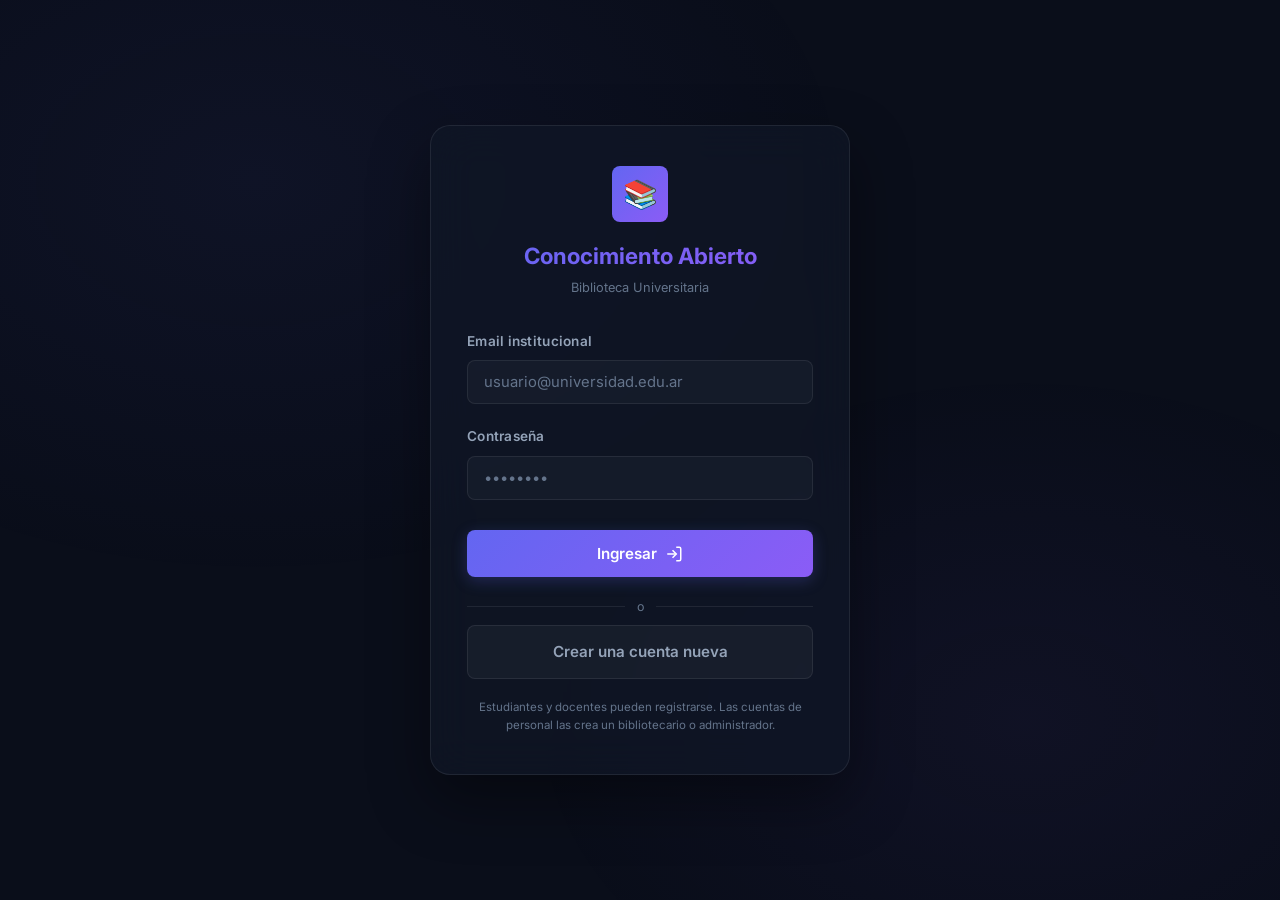
<file: frontend/index.html>
<!DOCTYPE html>
<html lang="es">
<head>
    <meta charset="UTF-8">
    <meta name="viewport" content="width=device-width, initial-scale=1.0">
    <meta name="description" content="Catálogo digital de la biblioteca universitaria Conocimiento Abierto. Busca y explora libros disponibles para préstamo.">
    <title>Catálogo — Conocimiento Abierto</title>
    <link rel="stylesheet" href="css/styles.css?v=20260613l">
</head>
<body>
    <div id="sidebar-container"></div>
    <div class="app-layout">

        <!-- ── Main Content ─────────────────────────────── -->
        <main class="main-content">
            <header class="page-header page-header-row">
                <div>
                    <h2>Catálogo de Libros</h2>
                    <p>Explora nuestra colección y consulta la disponibilidad en tiempo real</p>
                </div>
                <button class="btn btn-primary" id="btn-abrir-modal-libro">
                    <svg width="18" height="18" viewBox="0 0 24 24" fill="none" stroke="currentColor" stroke-width="2">
                        <line x1="12" y1="5" x2="12" y2="19"/><line x1="5" y1="12" x2="19" y2="12"/>
                    </svg>
                    Registrar Libro
                </button>
            </header>

            <!-- Stats -->
            <div class="stats-row" id="stats-row">
                <div class="stat-card">
                    <div class="stat-value" id="stat-total">—</div>
                    <div class="stat-label">Libros Registrados</div>
                </div>
                <div class="stat-card">
                    <div class="stat-value" id="stat-disponibles">—</div>
                    <div class="stat-label">Ejemplares Disponibles</div>
                </div>
                <div class="stat-card">
                    <div class="stat-value" id="stat-prestados">—</div>
                    <div class="stat-label">En Préstamo</div>
                </div>
            </div>

            <!-- Search -->
            <div class="search-container">
                <svg viewBox="0 0 24 24" fill="none" stroke="currentColor" stroke-width="2">
                    <circle cx="11" cy="11" r="8"/>
                    <line x1="21" y1="21" x2="16.65" y2="16.65"/>
                </svg>
                <input
                    type="text"
                    class="search-input"
                    id="search-input"
                    placeholder="Buscar por título o autor..."
                    autocomplete="off"
                >
            </div>

            <!-- Book Grid -->
            <div class="card-grid" id="book-grid">
                <!-- Skeleton loading -->
                <div class="skeleton skeleton-card"></div>
                <div class="skeleton skeleton-card"></div>
                <div class="skeleton skeleton-card"></div>
                <div class="skeleton skeleton-card"></div>
                <div class="skeleton skeleton-card"></div>
                <div class="skeleton skeleton-card"></div>
            </div>

            <!-- Empty State -->
            <div class="empty-state" id="empty-state" style="display: none;">
                <div class="empty-state-icon">🔍</div>
                <h3>Sin resultados</h3>
                <p>No se encontraron libros que coincidan con tu búsqueda.</p>
            </div>

            <!-- Paginación -->
            <div class="paginacion" id="paginacion"></div>
        </main>
    </div>

    <!-- ── Modal Registrar Libro ──────────────────────────────── -->
    <div class="modal-overlay" id="modal-libro-overlay" onclick="if(event.target===this)cerrarModalLibro()">
        <div class="modal modal-success">
            <div class="modal-header">
                <div class="modal-header-icon" style="background:rgba(99,102,241,0.15);color:var(--accent-start);">
                    <svg width="28" height="28" viewBox="0 0 24 24" fill="none" stroke="currentColor" stroke-width="2">
                        <path d="M4 19.5A2.5 2.5 0 0 1 6.5 17H20"/>
                        <path d="M6.5 2H20v20H6.5A2.5 2.5 0 0 1 4 19.5v-15A2.5 2.5 0 0 1 6.5 2z"/>
                    </svg>
                </div>
                <div>
                    <h3>Registrar Nuevo Libro</h3>
                    <p>Completa los datos del libro a agregar al catálogo</p>
                </div>
            </div>
            <div class="modal-body">
                <div class="form-row">
                    <div class="form-group">
                        <label class="form-label" for="libro-titulo">Título *</label>
                        <input type="text" class="form-input" id="libro-titulo" placeholder="Ej: El Quijote">
                    </div>
                    <div class="form-group">
                        <label class="form-label" for="libro-autor">Autor *</label>
                        <input type="text" class="form-input" id="libro-autor" placeholder="Ej: Miguel de Cervantes">
                    </div>
                </div>
                <div class="form-row">
                    <div class="form-group">
                        <label class="form-label" for="libro-isbn">ISBN</label>
                        <input type="text" class="form-input" id="libro-isbn" placeholder="Ej: 978-3-16-148410-0">
                    </div>
                    <div class="form-group">
                        <label class="form-label" for="libro-editorial">Editorial</label>
                        <input type="text" class="form-input" id="libro-editorial" placeholder="Ej: Planeta">
                    </div>
                </div>
                <div class="form-row">
                    <div class="form-group">
                        <label class="form-label" for="libro-anio">Año</label>
                        <input type="number" class="form-input" id="libro-anio" placeholder="Ej: 2023" min="1000" max="2099">
                    </div>
                    <div class="form-group">
                        <label class="form-label" for="libro-ejemplares">Cantidad de ejemplares *</label>
                        <input type="number" class="form-input" id="libro-ejemplares" placeholder="Ej: 3" min="1" value="1">
                    </div>
                </div>
                <div class="form-group">
                    <label class="form-label" for="libro-categoria">Categoría</label>
                    <div style="display:flex;gap:8px">
                        <select class="form-input form-select" id="libro-categoria" style="flex:1">
                            <option value="">Sin categoría</option>
                        </select>
                        <button type="button" class="btn btn-secondary" style="padding:0 16px" title="Nueva categoría" onclick="nuevaCategoria('libro-categoria')">+</button>
                    </div>
                </div>
            </div>
            <div class="modal-footer">
                <button class="btn btn-secondary" onclick="cerrarModalLibro()">Cancelar</button>
                <button class="btn btn-primary" id="btn-confirmar-libro">
                    <svg width="16" height="16" viewBox="0 0 24 24" fill="none" stroke="currentColor" stroke-width="2">
                        <line x1="12" y1="5" x2="12" y2="19"/><line x1="5" y1="12" x2="19" y2="12"/>
                    </svg>
                    Agregar Libro
                </button>
            </div>
        </div>
    </div>

    <!-- ── Modal Editar Libro ─────────────────────────────────── -->
    <div class="modal-overlay" id="modal-editar-libro-overlay" onclick="if(event.target===this)cerrarModalEditarLibro()">
        <div class="modal modal-success">
            <div class="modal-header">
                <div class="modal-header-icon" style="background:rgba(99,102,241,0.15);color:var(--accent-start);">
                    <svg width="28" height="28" viewBox="0 0 24 24" fill="none" stroke="currentColor" stroke-width="2">
                        <path d="M11 4H4a2 2 0 0 0-2 2v14a2 2 0 0 0 2 2h14a2 2 0 0 0 2-2v-7"/>
                        <path d="M18.5 2.5a2.121 2.121 0 0 1 3 3L12 15l-4 1 1-4 9.5-9.5z"/>
                    </svg>
                </div>
                <div>
                    <h3>Editar Libro</h3>
                    <p>Modifica los datos y la cantidad de ejemplares</p>
                </div>
            </div>
            <div class="modal-body">
                <input type="hidden" id="edit-libro-id">
                <div class="form-row">
                    <div class="form-group">
                        <label class="form-label" for="edit-libro-titulo">Título *</label>
                        <input type="text" class="form-input" id="edit-libro-titulo" placeholder="Ej: El Quijote">
                    </div>
                    <div class="form-group">
                        <label class="form-label" for="edit-libro-autor">Autor *</label>
                        <input type="text" class="form-input" id="edit-libro-autor" placeholder="Ej: Miguel de Cervantes">
                    </div>
                </div>
                <div class="form-row">
                    <div class="form-group">
                        <label class="form-label" for="edit-libro-isbn">ISBN *</label>
                        <input type="text" class="form-input" id="edit-libro-isbn" placeholder="Ej: 978-3-16-148410-0">
                    </div>
                    <div class="form-group">
                        <label class="form-label" for="edit-libro-editorial">Editorial</label>
                        <input type="text" class="form-input" id="edit-libro-editorial" placeholder="Ej: Planeta">
                    </div>
                </div>
                <div class="form-row">
                    <div class="form-group">
                        <label class="form-label" for="edit-libro-anio">Año</label>
                        <input type="number" class="form-input" id="edit-libro-anio" placeholder="Ej: 2023" min="1000" max="2099">
                    </div>
                    <div class="form-group">
                        <label class="form-label" for="edit-libro-ejemplares">Cantidad total de ejemplares *</label>
                        <input type="number" class="form-input" id="edit-libro-ejemplares" placeholder="Ej: 5" min="0" value="1">
                    </div>
                </div>
                <div class="form-group">
                    <label class="form-label" for="edit-libro-categoria">Categoría</label>
                    <div style="display:flex;gap:8px">
                        <select class="form-input form-select" id="edit-libro-categoria" style="flex:1">
                            <option value="">Sin categoría</option>
                        </select>
                        <button type="button" class="btn btn-secondary" style="padding:0 16px" title="Nueva categoría" onclick="nuevaCategoria('edit-libro-categoria')">+</button>
                    </div>
                </div>
                <p id="edit-ejemplares-info" class="form-hint" style="margin-top:4px;color:var(--text-muted);font-size:0.82rem;"></p>
            </div>
            <div class="modal-footer">
                <button class="btn btn-secondary" onclick="cerrarModalEditarLibro()">Cancelar</button>
                <button class="btn btn-primary" id="btn-confirmar-editar-libro">
                    <svg width="16" height="16" viewBox="0 0 24 24" fill="none" stroke="currentColor" stroke-width="2">
                        <path d="M20 6L9 17l-5-5"/>
                    </svg>
                    Guardar Cambios
                </button>
            </div>
        </div>
    </div>

    <!-- ── Modal Eliminar Libro ───────────────────────────────── -->
    <div class="modal-overlay" id="modal-eliminar-libro-overlay" onclick="if(event.target===this)cerrarModalEliminarLibro()">
        <div class="modal modal-danger">
            <div class="modal-header">
                <div class="modal-header-icon" style="background:var(--danger-bg);color:var(--danger);">
                    <svg width="28" height="28" viewBox="0 0 24 24" fill="none" stroke="currentColor" stroke-width="2">
                        <polyline points="3 6 5 6 21 6"/>
                        <path d="M19 6v14a2 2 0 0 1-2 2H7a2 2 0 0 1-2-2V6m3 0V4a2 2 0 0 1 2-2h4a2 2 0 0 1 2 2v2"/>
                        <line x1="10" y1="11" x2="10" y2="17"/>
                        <line x1="14" y1="11" x2="14" y2="17"/>
                    </svg>
                </div>
                <div>
                    <h3>Eliminar Libro</h3>
                    <p>Esta acción no se puede deshacer</p>
                </div>
            </div>
            <div class="modal-body">
                <input type="hidden" id="eliminar-libro-id">
                <p style="color:var(--text-secondary);line-height:1.5;">
                    ¿Seguro que deseas eliminar <strong id="eliminar-libro-titulo" style="color:var(--text-primary);"></strong> del catálogo?
                    Se quitarán también sus ejemplares.
                </p>
                <p style="color:var(--text-muted);font-size:0.82rem;margin-top:8px;">
                    No se podrá eliminar si el libro tiene préstamos activos, reservas pendientes o sanciones vigentes.
                </p>
            </div>
            <div class="modal-footer">
                <button class="btn btn-secondary" onclick="cerrarModalEliminarLibro()">Cancelar</button>
                <button class="btn btn-danger" id="btn-confirmar-eliminar-libro">
                    <svg width="16" height="16" viewBox="0 0 24 24" fill="none" stroke="currentColor" stroke-width="2">
                        <polyline points="3 6 5 6 21 6"/>
                        <path d="M19 6v14a2 2 0 0 1-2 2H7a2 2 0 0 1-2-2V6m3 0V4a2 2 0 0 1 2-2h4a2 2 0 0 1 2 2v2"/>
                    </svg>
                    Eliminar
                </button>
            </div>
        </div>
    </div>

    <script src="js/sidebar.js?v=20260613l"></script>
    <script>renderSidebar('catalogo')</script>
    <script src="js/api.js?v=20260613l"></script>
    <script src="js/catalogo.js?v=20260613l"></script>
</body>
</html>
</file>
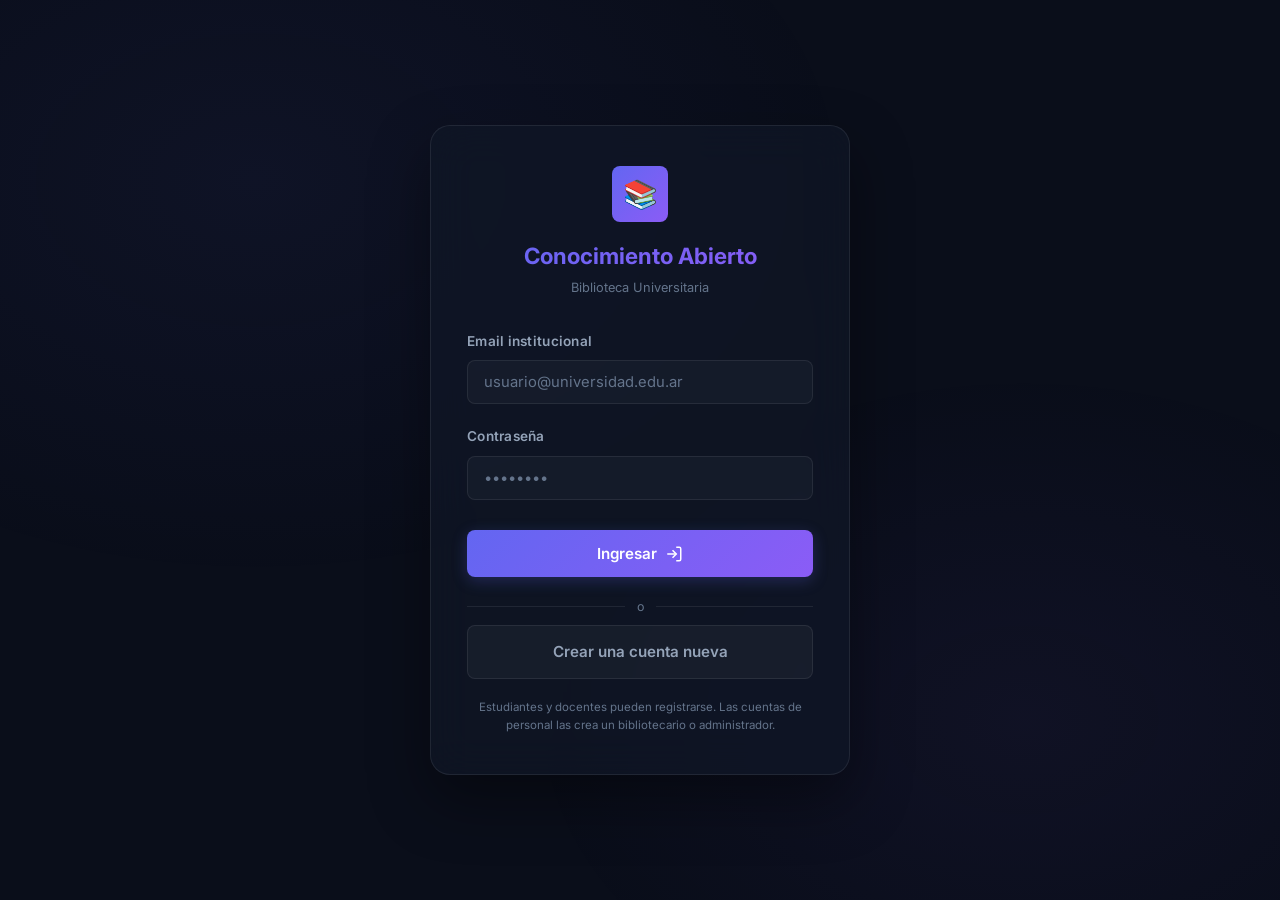
<file: frontend/dashboard.html>
<!DOCTYPE html>
<html lang="es">
<head>
    <meta charset="UTF-8">
    <meta name="viewport" content="width=device-width, initial-scale=1.0">
    <meta name="description" content="Panel de control — Conocimiento Abierto. Estadísticas y accesos rápidos del sistema de biblioteca.">
    <title>Dashboard — Conocimiento Abierto</title>
    <link rel="stylesheet" href="css/styles.css?v=20260613l">
</head>
<body>
    <div id="sidebar-container"></div>
    <div class="app-layout">
        <main class="main-content">
            <header class="page-header">
                <h2>Panel de Control</h2>
                <p>Vista general del sistema — estadísticas en tiempo real</p>
            </header>

            <!-- Stats -->
            <div class="stats-row dashboard-stats" id="dashboard-stats">
                <div class="stat-card stat-card-accent">
                    <div class="stat-icon">📚</div>
                    <div class="stat-value" id="stat-libros">—</div>
                    <div class="stat-label">Libros Registrados</div>
                </div>
                <div class="stat-card stat-card-success">
                    <div class="stat-icon">✅</div>
                    <div class="stat-value" id="stat-disponibles">—</div>
                    <div class="stat-label">Ejemplares Disponibles</div>
                </div>
                <div class="stat-card stat-card-warning">
                    <div class="stat-icon">📖</div>
                    <div class="stat-value" id="stat-prestados">—</div>
                    <div class="stat-label">Préstamos Activos</div>
                </div>
                <div class="stat-card stat-card-danger">
                    <div class="stat-icon">⏰</div>
                    <div class="stat-value" id="stat-vencidos">—</div>
                    <div class="stat-label">Préstamos Vencidos</div>
                </div>
                <div class="stat-card stat-card-warning">
                    <div class="stat-icon">⚠️</div>
                    <div class="stat-value" id="stat-sanciones">—</div>
                    <div class="stat-label">Sanciones Vigentes</div>
                </div>
                <div class="stat-card stat-card-info">
                    <div class="stat-icon">🔖</div>
                    <div class="stat-value" id="stat-reservas">—</div>
                    <div class="stat-label">Reservas Pendientes</div>
                </div>
            </div>

            <!-- Acciones Rápidas -->
            <section class="dashboard-section">
                <h3 class="section-title">Acciones Rápidas</h3>
                <div class="quick-actions">
                    <a href="prestamos.html" class="quick-action-card">
                        <div class="quick-action-icon" style="background: rgba(99,102,241,0.15); color: var(--accent-start);">
                            <svg width="28" height="28" viewBox="0 0 24 24" fill="none" stroke="currentColor" stroke-width="2">
                                <path d="M14 2H6a2 2 0 0 0-2 2v16a2 2 0 0 0 2 2h12a2 2 0 0 0 2-2V8z"/>
                                <polyline points="14 2 14 8 20 8"/>
                                <line x1="12" y1="18" x2="12" y2="12"/>
                                <line x1="9" y1="15" x2="15" y2="15"/>
                            </svg>
                        </div>
                        <div class="quick-action-text">
                            <strong>Registrar Préstamo</strong>
                            <span>Asignar un libro a un usuario</span>
                        </div>
                        <svg class="quick-action-arrow" width="18" height="18" viewBox="0 0 24 24" fill="none" stroke="currentColor" stroke-width="2">
                            <polyline points="9 18 15 12 9 6"/>
                        </svg>
                    </a>
                    <a href="devoluciones.html" class="quick-action-card">
                        <div class="quick-action-icon" style="background: rgba(16,185,129,0.15); color: var(--success);">
                            <svg width="28" height="28" viewBox="0 0 24 24" fill="none" stroke="currentColor" stroke-width="2">
                                <polyline points="9 11 12 14 22 4"/>
                                <path d="M21 12v7a2 2 0 0 1-2 2H5a2 2 0 0 1-2-2V5a2 2 0 0 1 2-2h11"/>
                            </svg>
                        </div>
                        <div class="quick-action-text">
                            <strong>Registrar Devolución</strong>
                            <span>Procesar la entrega de un libro</span>
                        </div>
                        <svg class="quick-action-arrow" width="18" height="18" viewBox="0 0 24 24" fill="none" stroke="currentColor" stroke-width="2">
                            <polyline points="9 18 15 12 9 6"/>
                        </svg>
                    </a>
                    <a href="index.html" class="quick-action-card">
                        <div class="quick-action-icon" style="background: rgba(59,130,246,0.15); color: var(--info);">
                            <svg width="28" height="28" viewBox="0 0 24 24" fill="none" stroke="currentColor" stroke-width="2">
                                <path d="M4 19.5A2.5 2.5 0 0 1 6.5 17H20"/>
                                <path d="M6.5 2H20v20H6.5A2.5 2.5 0 0 1 4 19.5v-15A2.5 2.5 0 0 1 6.5 2z"/>
                            </svg>
                        </div>
                        <div class="quick-action-text">
                            <strong>Ver Catálogo</strong>
                            <span>Explorar todos los libros</span>
                        </div>
                        <svg class="quick-action-arrow" width="18" height="18" viewBox="0 0 24 24" fill="none" stroke="currentColor" stroke-width="2">
                            <polyline points="9 18 15 12 9 6"/>
                        </svg>
                    </a>
                    <a href="usuarios.html" class="quick-action-card">
                        <div class="quick-action-icon" style="background: rgba(245,158,11,0.15); color: var(--warning);">
                            <svg width="28" height="28" viewBox="0 0 24 24" fill="none" stroke="currentColor" stroke-width="2">
                                <path d="M17 21v-2a4 4 0 0 0-4-4H5a4 4 0 0 0-4 4v2"/>
                                <circle cx="9" cy="7" r="4"/>
                                <path d="M23 21v-2a4 4 0 0 0-3-3.87"/>
                                <path d="M16 3.13a4 4 0 0 1 0 7.75"/>
                            </svg>
                        </div>
                        <div class="quick-action-text">
                            <strong>Gestionar Usuarios</strong>
                            <span>Registrar o buscar usuarios</span>
                        </div>
                        <svg class="quick-action-arrow" width="18" height="18" viewBox="0 0 24 24" fill="none" stroke="currentColor" stroke-width="2">
                            <polyline points="9 18 15 12 9 6"/>
                        </svg>
                    </a>
                </div>
            </section>

            <!-- Distribución del catálogo -->
            <section class="dashboard-section">
                <h3 class="section-title">Estado del Catálogo</h3>
                <div class="catalog-summary" id="catalog-summary">
                    <div class="catalog-bar-container">
                        <div class="catalog-bar-label">
                            <span>Disponibles</span>
                            <span id="bar-disponibles-pct">—%</span>
                        </div>
                        <div class="catalog-bar-track">
                            <div class="catalog-bar-fill bar-success" id="bar-disponibles" style="width:0%"></div>
                        </div>
                        <div class="catalog-bar-label">
                            <span>En Préstamo</span>
                            <span id="bar-prestados-pct">—%</span>
                        </div>
                        <div class="catalog-bar-track">
                            <div class="catalog-bar-fill bar-warning" id="bar-prestados" style="width:0%"></div>
                        </div>
                    </div>
                </div>
            </section>
        </main>
    </div>

    <script src="js/sidebar.js?v=20260613l"></script>
    <script>renderSidebar('dashboard')</script>
    <script src="js/api.js?v=20260613l"></script>
    <script src="js/dashboard.js?v=20260613l"></script>
</body>
</html>
</file>
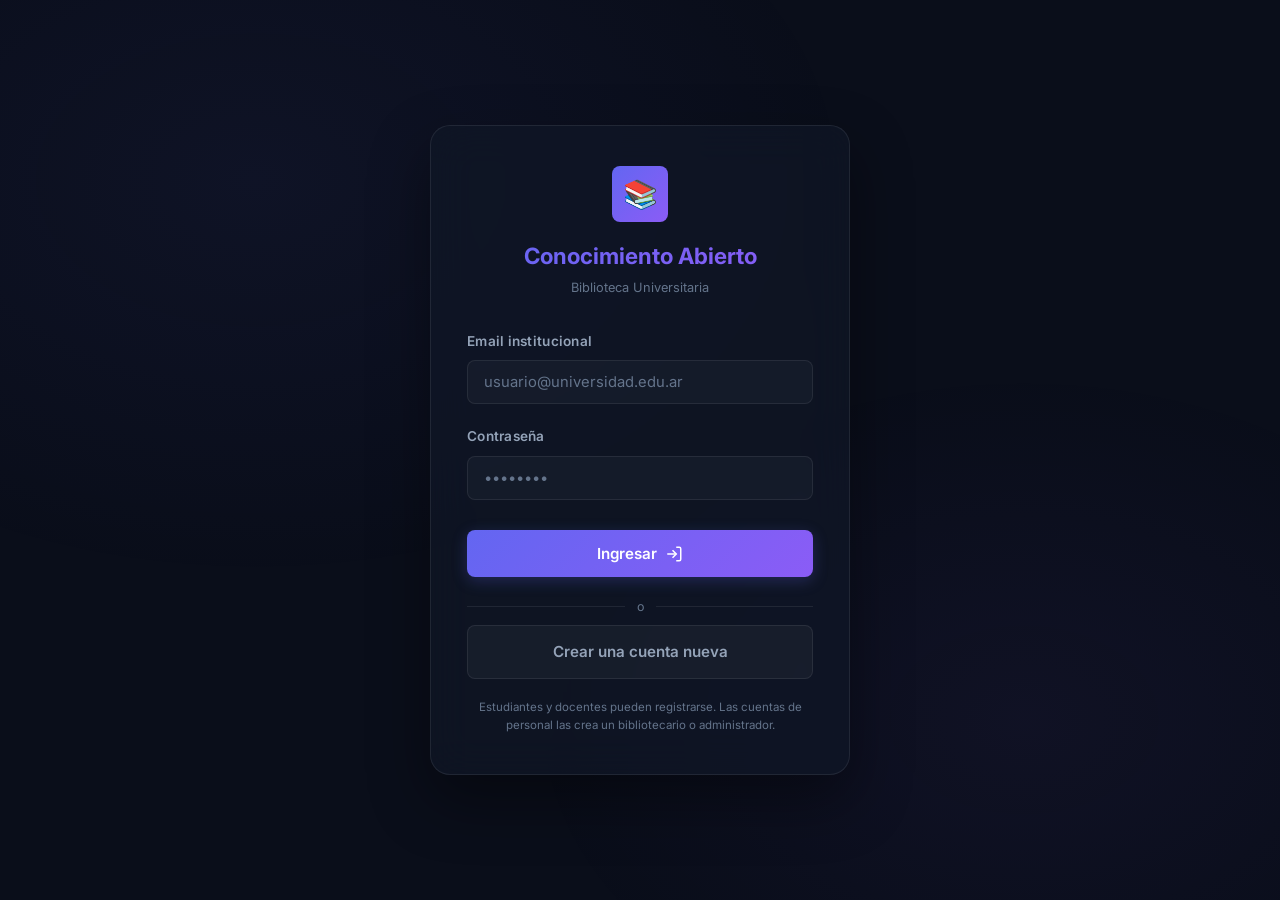
<file: frontend/devoluciones.html>
<!DOCTYPE html>
<html lang="es">
<head>
    <meta charset="UTF-8">
    <meta name="viewport" content="width=device-width, initial-scale=1.0">
    <meta name="description" content="Panel bibliotecario para registrar devoluciones de libros y gestionar sanciones por mora en Conocimiento Abierto.">
    <title>Devoluciones — Conocimiento Abierto</title>
    <link rel="stylesheet" href="css/styles.css?v=20260613l">
</head>
<body>
    <div id="sidebar-container"></div>
    <div class="app-layout">

        <!-- ── Main Content ─────────────────────────────── -->
        <main class="main-content">
            <header class="page-header">
                <h2>Devoluciones</h2>
                <p>Panel bibliotecario — Buscá al usuario por DNI y devolvé sus préstamos en curso</p>
            </header>

            <div class="form-panel">
                <div class="form-row">
                    <!-- ── Campo: DNI ────────────────────────── -->
                    <div class="form-group">
                        <label class="form-label" for="input-dni">DNI del Usuario</label>
                        <input
                            type="text"
                            class="form-input"
                            id="input-dni"
                            placeholder="Ej: 40123456"
                            autocomplete="off"
                        >
                        <div class="form-hint">La búsqueda se ejecuta automáticamente al escribir</div>
                    </div>

                    <!-- ── Campo: Fecha de devolución ────────── -->
                    <div class="form-group">
                        <label class="form-label" for="input-fecha">Fecha de Devolución <span style="color:var(--text-muted);font-weight:400">(opcional)</span></label>
                        <input type="date" class="form-input" id="input-fecha">
                        <div class="form-hint">Si se deja vacío, se usa la fecha de hoy</div>
                    </div>
                </div>
            </div>

            <!-- ── Resultado: préstamos del usuario ──────────── -->
            <div id="resultado-prestamos"></div>
        </main>
    </div>

    <!-- ── Modal de Sanción ──────────────────────────────── -->
    <div class="modal-overlay" id="modal-overlay" onclick="if(event.target===this)closeModal()">
        <div class="modal modal-warning">
            <div class="modal-header">
                <div class="modal-header-icon">
                    <svg width="28" height="28" viewBox="0 0 24 24" fill="none" stroke="currentColor" stroke-width="2">
                        <path d="M10.29 3.86L1.82 18a2 2 0 0 0 1.71 3h16.94a2 2 0 0 0 1.71-3L13.71 3.86a2 2 0 0 0-3.42 0z"/>
                        <line x1="12" y1="9" x2="12" y2="13"/>
                        <line x1="12" y1="17" x2="12.01" y2="17"/>
                    </svg>
                </div>
                <div>
                    <h3>Sanción Aplicada</h3>
                    <p>El usuario ha sido sancionado por devolución tardía</p>
                </div>
            </div>
            <div class="modal-body">
                <p id="modal-mensaje" style="font-size:0.88rem;color:var(--text-secondary);margin-bottom:16px;line-height:1.6;"></p>
                <div class="modal-detail-grid">
                    <div class="modal-detail">
                        <div class="modal-detail-label">Monto Multa</div>
                        <div class="modal-detail-value text-danger" id="modal-monto">—</div>
                    </div>
                    <div class="modal-detail">
                        <div class="modal-detail-label">Tipo</div>
                        <div class="modal-detail-value text-warning" id="modal-tipo">—</div>
                    </div>
                    <div class="modal-detail">
                        <div class="modal-detail-label">Inicio Sanción</div>
                        <div class="modal-detail-value" id="modal-fecha-inicio">—</div>
                    </div>
                    <div class="modal-detail">
                        <div class="modal-detail-label">Fin Sanción</div>
                        <div class="modal-detail-value" id="modal-fecha-fin">—</div>
                    </div>
                </div>
            </div>
            <div class="modal-footer">
                <button class="btn btn-secondary" onclick="closeModal()">Cerrar</button>
            </div>
        </div>
    </div>

    <script src="js/sidebar.js?v=20260613l"></script>
    <script>renderSidebar('devoluciones')</script>
    <script src="js/api.js?v=20260613l"></script>
    <script src="js/devoluciones.js?v=20260613l"></script>
</body>
</html>
</file>
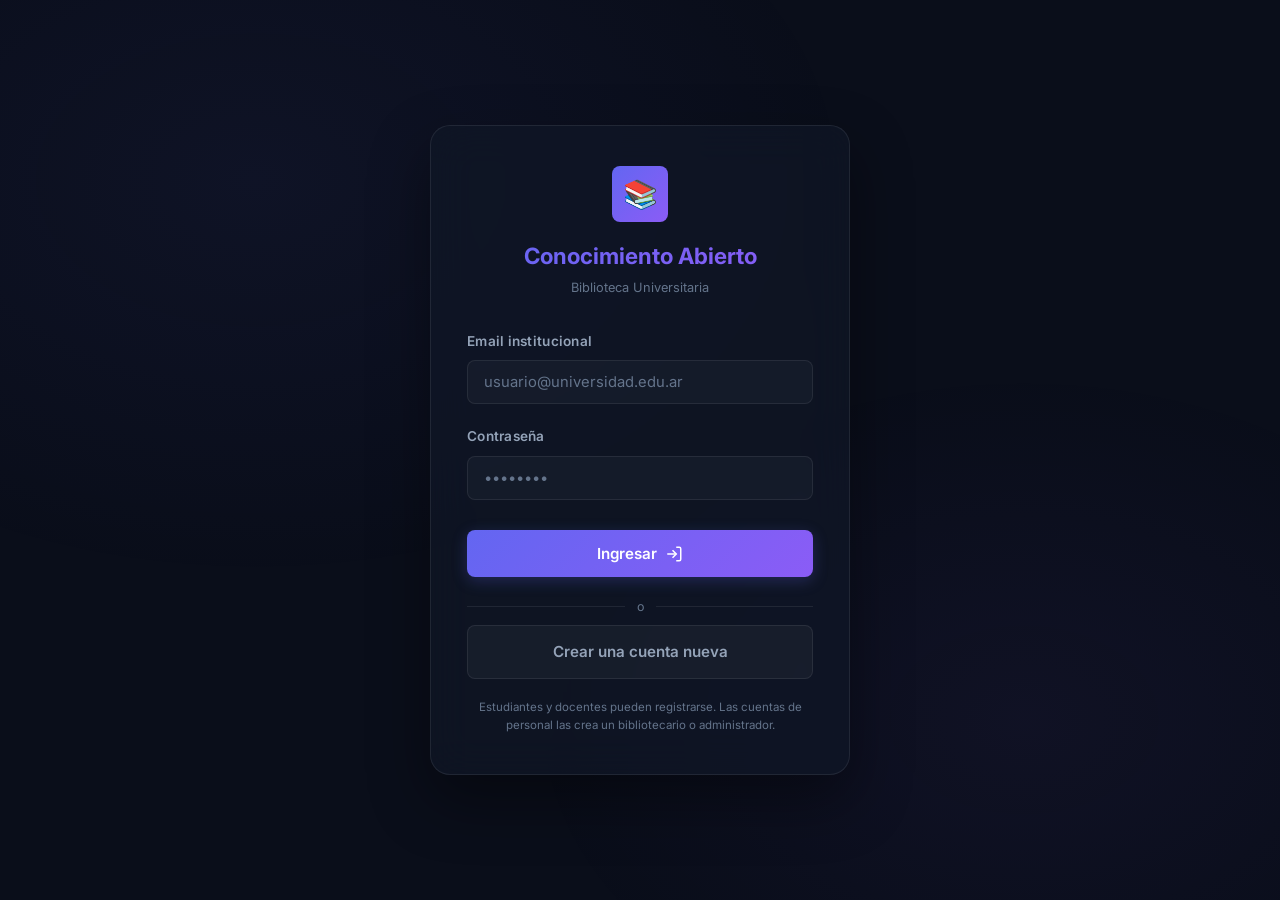
<file: frontend/login.html>
<!DOCTYPE html>
<html lang="es">
<head>
    <meta charset="UTF-8">
    <meta name="viewport" content="width=device-width, initial-scale=1.0">
    <title>Iniciar Sesión — Conocimiento Abierto</title>
    <link rel="stylesheet" href="css/styles.css?v=20260613l">
</head>
<body class="login-body">
    <div class="login-container">
        <div class="login-card">
            <div class="login-brand">
                <div class="sidebar-brand-icon" style="width:56px;height:56px;font-size:28px;margin:0 auto 16px;">📚</div>
                <h1 class="login-title">Conocimiento Abierto</h1>
                <p class="login-subtitle">Biblioteca Universitaria</p>
            </div>

            <div class="form-group">
                <label class="form-label" for="login-email">Email institucional</label>
                <input
                    type="email"
                    class="form-input"
                    id="login-email"
                    placeholder="usuario@universidad.edu.ar"
                    autocomplete="email"
                >
            </div>

            <div class="form-group">
                <label class="form-label" for="login-password">Contraseña</label>
                <input
                    type="password"
                    class="form-input"
                    id="login-password"
                    placeholder="••••••••"
                    autocomplete="current-password"
                >
            </div>

            <button class="btn btn-primary login-btn" id="btn-login">
                Ingresar
                <svg width="18" height="18" viewBox="0 0 24 24" fill="none" stroke="currentColor" stroke-width="2">
                    <path d="M15 3h4a2 2 0 0 1 2 2v14a2 2 0 0 1-2 2h-4"/>
                    <polyline points="10 17 15 12 10 7"/>
                    <line x1="15" y1="12" x2="3" y2="12"/>
                </svg>
            </button>

            <div class="login-divider"><span>o</span></div>

            <a href="registro.html" class="btn btn-secondary login-btn" id="btn-ir-registro">
                Crear una cuenta nueva
            </a>

            <p class="login-note">Estudiantes y docentes pueden registrarse. Las cuentas de personal las crea un bibliotecario o administrador.</p>
        </div>
    </div>

    <script src="js/api.js?v=20260613l"></script>
    <script src="js/login.js?v=20260613l"></script>
</body>
</html>
</file>
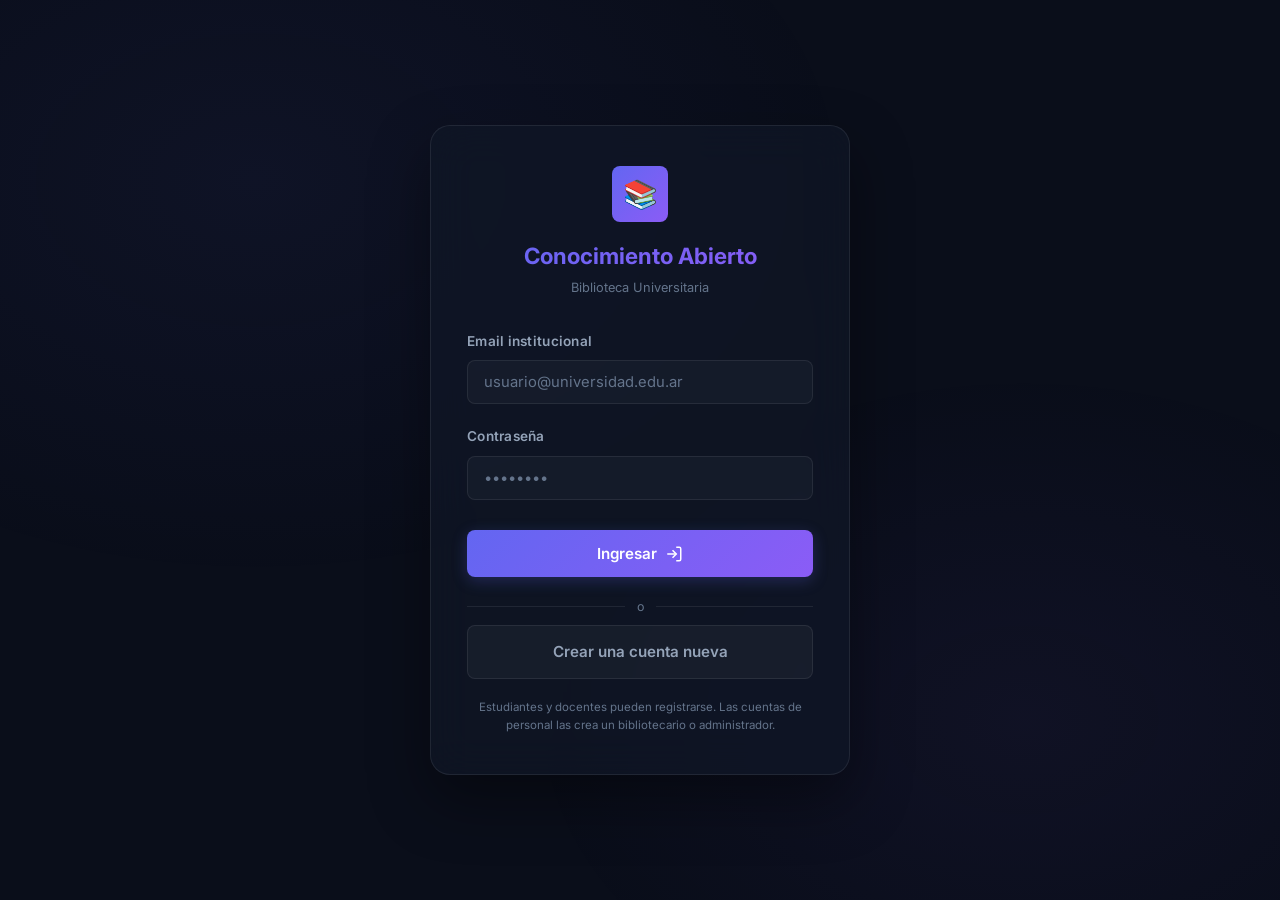
<file: frontend/prestamos.html>
<!DOCTYPE html>
<html lang="es">
<head>
    <meta charset="UTF-8">
    <meta name="viewport" content="width=device-width, initial-scale=1.0">
    <meta name="description" content="Panel bibliotecario para registrar préstamos de libros a usuarios en Conocimiento Abierto.">
    <title>Préstamos — Conocimiento Abierto</title>
    <link rel="stylesheet" href="css/styles.css?v=20260616a">
</head>
<body>
    <div id="sidebar-container"></div>
    <div class="app-layout">

        <!-- ── Main Content ─────────────────────────────── -->
        <main class="main-content">
            <header class="page-header">
                <h2>Registrar Préstamo</h2>
                <p>Panel bibliotecario — Ingresa los datos del usuario y el libro a prestar</p>
            </header>

            <div class="form-panel">
                <!-- ── Campo: Usuario (por DNI o nombre) ───────────── -->
                <div class="form-group">
                    <label class="form-label">Usuario</label>
                    <div class="form-row">
                        <div class="form-group" style="margin-bottom:0">
                            <input
                                type="text"
                                class="form-input"
                                id="input-dni"
                                placeholder="Buscar por DNI — Ej: 45"
                                autocomplete="off"
                                inputmode="numeric"
                            >
                        </div>
                        <div class="form-group" style="margin-bottom:0">
                            <input
                                type="text"
                                class="form-input"
                                id="input-nombre"
                                placeholder="Buscar por nombre o apellido — Ej: Alan"
                                autocomplete="off"
                            >
                        </div>
                    </div>
                    <div class="form-hint">Buscá por DNI o por nombre y elegí al usuario de la lista. Si escribís el DNI completo se selecciona solo.</div>
                    <div id="preview-usuario"></div>
                </div>

                <!-- ── Campo: ID del Libro ──────────────── -->
                <div class="form-group">
                    <label class="form-label" for="input-libro-id">ID del Libro</label>
                    <input
                        type="number"
                        class="form-input"
                        id="input-libro-id"
                        placeholder="Ej: 1"
                        min="1"
                        autocomplete="off"
                    >
                    <div class="form-hint">ID del libro a prestar — se verificará la disponibilidad</div>
                    <div id="preview-libro"></div>
                </div>

                <!-- ── Botón Submit ──────────────────────── -->
                <button class="btn btn-primary" id="btn-prestar" disabled>
                    <svg width="18" height="18" viewBox="0 0 24 24" fill="none" stroke="currentColor" stroke-width="2">
                        <path d="M14 2H6a2 2 0 0 0-2 2v16a2 2 0 0 0 2 2h12a2 2 0 0 0 2-2V8z"/>
                        <polyline points="14 2 14 8 20 8"/>
                        <line x1="12" y1="18" x2="12" y2="12"/>
                        <line x1="9" y1="15" x2="15" y2="15"/>
                    </svg>
                    Registrar Préstamo
                </button>
            </div>
        </main>
    </div>

    <script src="js/sidebar.js?v=20260616a"></script>
    <script>renderSidebar('prestamos')</script>
    <script src="js/api.js?v=20260616a"></script>
    <script src="js/prestamos.js?v=20260616a"></script>
</body>
</html>
</file>
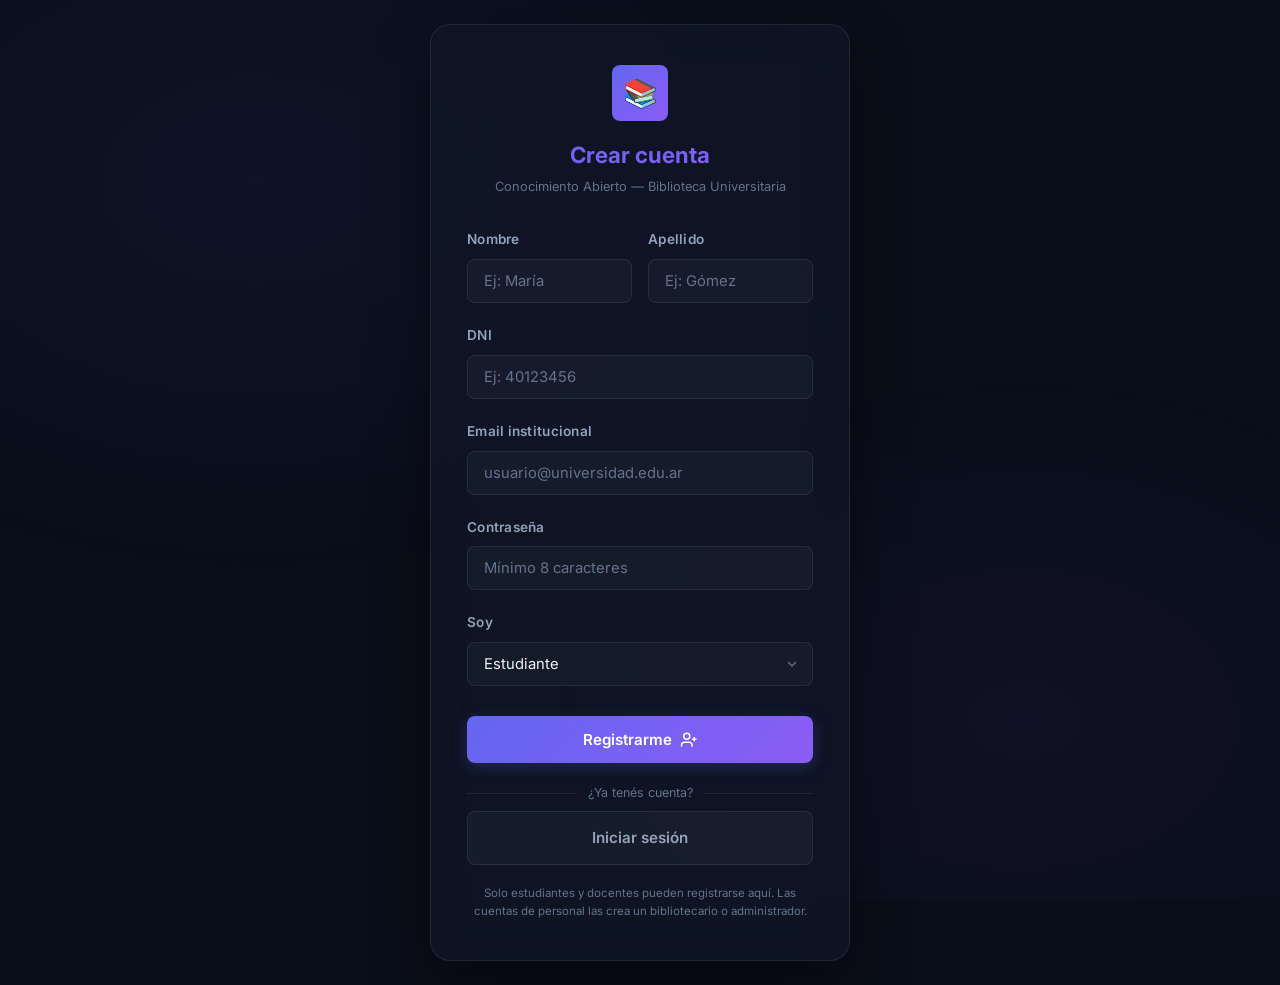
<file: frontend/registro.html>
<!DOCTYPE html>
<html lang="es">
<head>
    <meta charset="UTF-8">
    <meta name="viewport" content="width=device-width, initial-scale=1.0">
    <title>Crear cuenta — Conocimiento Abierto</title>
    <link rel="stylesheet" href="css/styles.css?v=20260613l">
</head>
<body class="login-body">
    <div class="login-container">
        <div class="login-card">
            <div class="login-brand">
                <div class="sidebar-brand-icon" style="width:56px;height:56px;font-size:28px;margin:0 auto 16px;">📚</div>
                <h1 class="login-title">Crear cuenta</h1>
                <p class="login-subtitle">Conocimiento Abierto — Biblioteca Universitaria</p>
            </div>

            <div class="form-row">
                <div class="form-group">
                    <label class="form-label" for="reg-nombre">Nombre</label>
                    <input type="text" class="form-input" id="reg-nombre" placeholder="Ej: María" autocomplete="given-name">
                </div>
                <div class="form-group">
                    <label class="form-label" for="reg-apellido">Apellido</label>
                    <input type="text" class="form-input" id="reg-apellido" placeholder="Ej: Gómez" autocomplete="family-name">
                </div>
            </div>

            <div class="form-group">
                <label class="form-label" for="reg-dni">DNI</label>
                <input type="text" class="form-input" id="reg-dni" placeholder="Ej: 40123456" autocomplete="off">
            </div>

            <div class="form-group">
                <label class="form-label" for="reg-email">Email institucional</label>
                <input type="email" class="form-input" id="reg-email" placeholder="usuario@universidad.edu.ar" autocomplete="email">
            </div>

            <div class="form-group">
                <label class="form-label" for="reg-password">Contraseña</label>
                <input type="password" class="form-input" id="reg-password" placeholder="Mínimo 8 caracteres" autocomplete="new-password">
            </div>

            <div class="form-group">
                <label class="form-label" for="reg-rol">Soy</label>
                <select class="form-input form-select" id="reg-rol">
                    <option value="ESTUDIANTE">Estudiante</option>
                    <option value="DOCENTE">Docente</option>
                </select>
            </div>

            <button class="btn btn-primary login-btn" id="btn-registro">
                Registrarme
                <svg width="18" height="18" viewBox="0 0 24 24" fill="none" stroke="currentColor" stroke-width="2">
                    <path d="M16 21v-2a4 4 0 0 0-4-4H6a4 4 0 0 0-4 4v2"/>
                    <circle cx="9" cy="7" r="4"/>
                    <line x1="19" y1="8" x2="19" y2="14"/>
                    <line x1="22" y1="11" x2="16" y2="11"/>
                </svg>
            </button>

            <div class="login-divider"><span>¿Ya tenés cuenta?</span></div>

            <a href="login.html" class="btn btn-secondary login-btn">Iniciar sesión</a>

            <p class="login-note">Solo estudiantes y docentes pueden registrarse aquí. Las cuentas de personal las crea un bibliotecario o administrador.</p>
        </div>
    </div>

    <script src="js/api.js?v=20260613l"></script>
    <script src="js/registro.js?v=20260613l"></script>
</body>
</html>
</file>
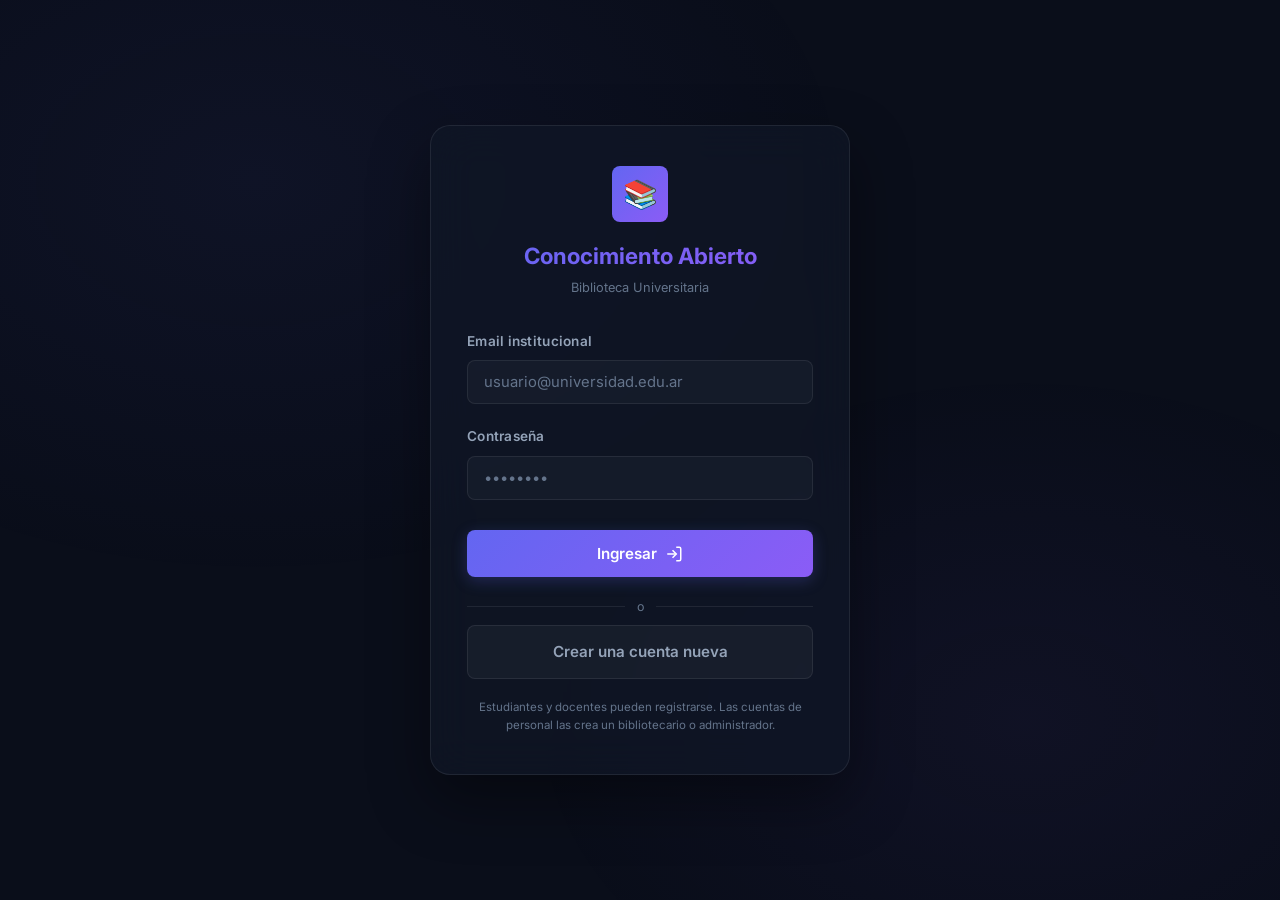
<file: frontend/reservas.html>
<!DOCTYPE html>
<html lang="es">
<head>
    <meta charset="UTF-8">
    <meta name="viewport" content="width=device-width, initial-scale=1.0">
    <meta name="description" content="Reservas — Conocimiento Abierto. Consultar y gestionar reservas de libros.">
    <title>Reservas — Conocimiento Abierto</title>
    <link rel="stylesheet" href="css/styles.css?v=20260613l">
</head>
<body>
    <div id="sidebar-container"></div>
    <div class="app-layout">
        <main class="main-content">
            <header class="page-header">
                <h2>Reservas</h2>
                <p id="reservas-subtitulo">Consultá las reservas de libros</p>
            </header>

            <!-- Filtros (solo personal) -->
            <div class="form-panel" id="panel-filtros" style="display:none">
                <div class="form-row">
                    <div class="form-group">
                        <label class="form-label" for="input-dni">Filtrar por DNI <span style="color:var(--text-muted);font-weight:400">(opcional)</span></label>
                        <input type="text" class="form-input" id="input-dni" placeholder="Ej: 40123456" autocomplete="off">
                    </div>
                    <div class="form-group">
                        <label class="form-label" for="select-estado">Estado</label>
                        <select class="form-input form-select" id="select-estado">
                            <option value="">Todas</option>
                            <option value="PENDIENTE">Pendientes</option>
                            <option value="COMPLETADA">Completadas</option>
                            <option value="CANCELADA">Canceladas</option>
                            <option value="EXPIRADA">Expiradas</option>
                        </select>
                    </div>
                </div>
            </div>

            <div id="resultado-reservas"></div>
        </main>
    </div>

    <script src="js/sidebar.js?v=20260613l"></script>
    <script>renderSidebar('reservas')</script>
    <script src="js/api.js?v=20260613l"></script>
    <script src="js/reservas.js?v=20260613l"></script>
</body>
</html>
</file>
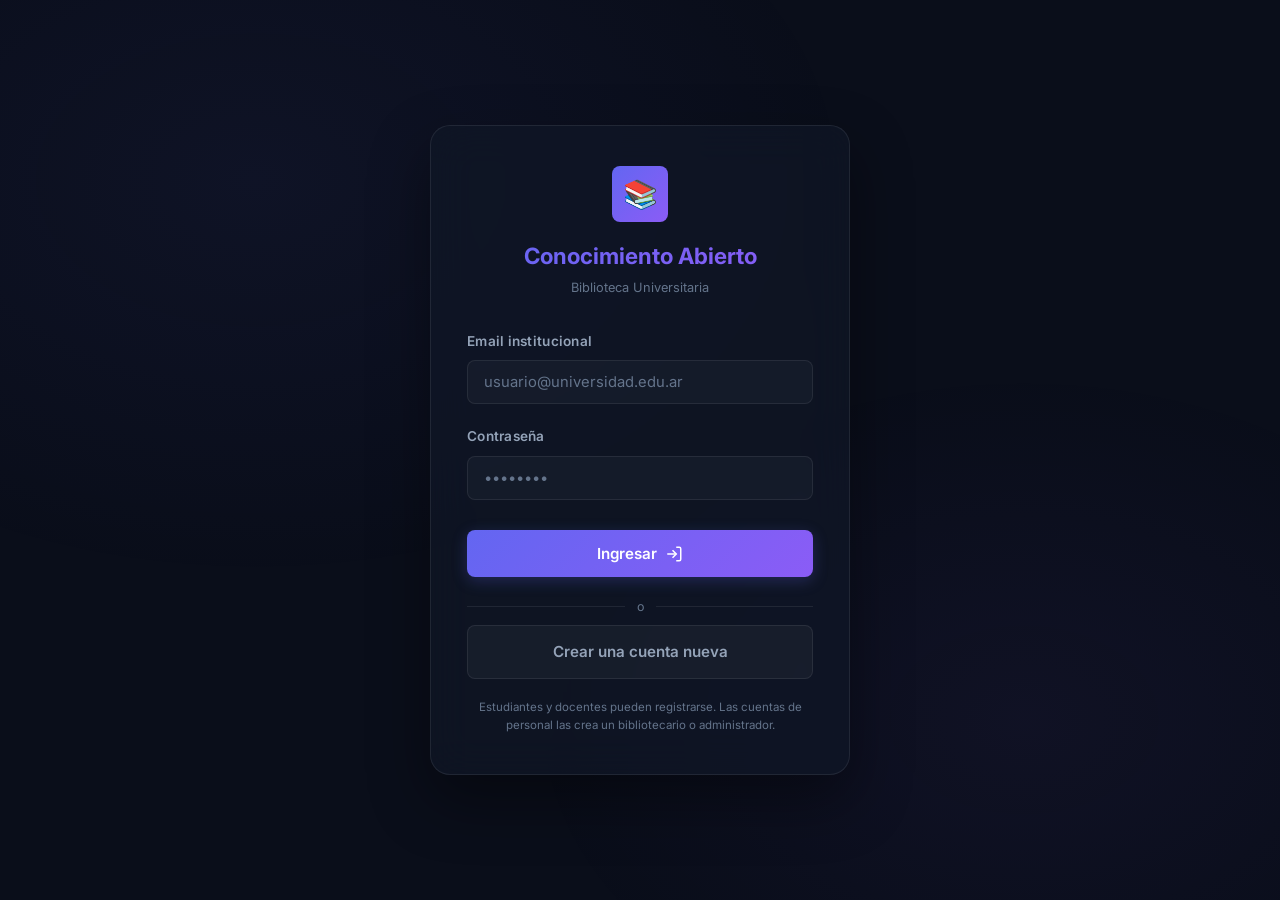
<file: frontend/sanciones.html>
<!DOCTYPE html>
<html lang="es">
<head>
    <meta charset="UTF-8">
    <meta name="viewport" content="width=device-width, initial-scale=1.0">
    <meta name="description" content="Gestión de sanciones — Conocimiento Abierto. Consultar y saldar multas por mora.">
    <title>Sanciones — Conocimiento Abierto</title>
    <link rel="stylesheet" href="css/styles.css?v=20260613l">
</head>
<body>
    <div id="sidebar-container"></div>
    <div class="app-layout">
        <main class="main-content">
            <header class="page-header">
                <h2>Sanciones</h2>
                <p>Panel bibliotecario — Consultá las multas y saldá las que correspondan</p>
            </header>

            <div class="form-panel">
                <div class="form-row">
                    <div class="form-group">
                        <label class="form-label" for="input-dni">Filtrar por DNI <span style="color:var(--text-muted);font-weight:400">(opcional)</span></label>
                        <input type="text" class="form-input" id="input-dni" placeholder="Ej: 40123456" autocomplete="off">
                    </div>
                    <div class="form-group">
                        <label class="form-label" for="check-vigentes">Mostrar</label>
                        <select class="form-input form-select" id="check-vigentes">
                            <option value="vigentes">Solo vigentes (sin saldar)</option>
                            <option value="todas">Todas</option>
                        </select>
                    </div>
                </div>
            </div>

            <div id="resultado-sanciones"></div>
        </main>
    </div>

    <script src="js/sidebar.js?v=20260613l"></script>
    <script>renderSidebar('sanciones')</script>
    <script src="js/api.js?v=20260613l"></script>
    <script src="js/sanciones.js?v=20260613l"></script>
</body>
</html>
</file>
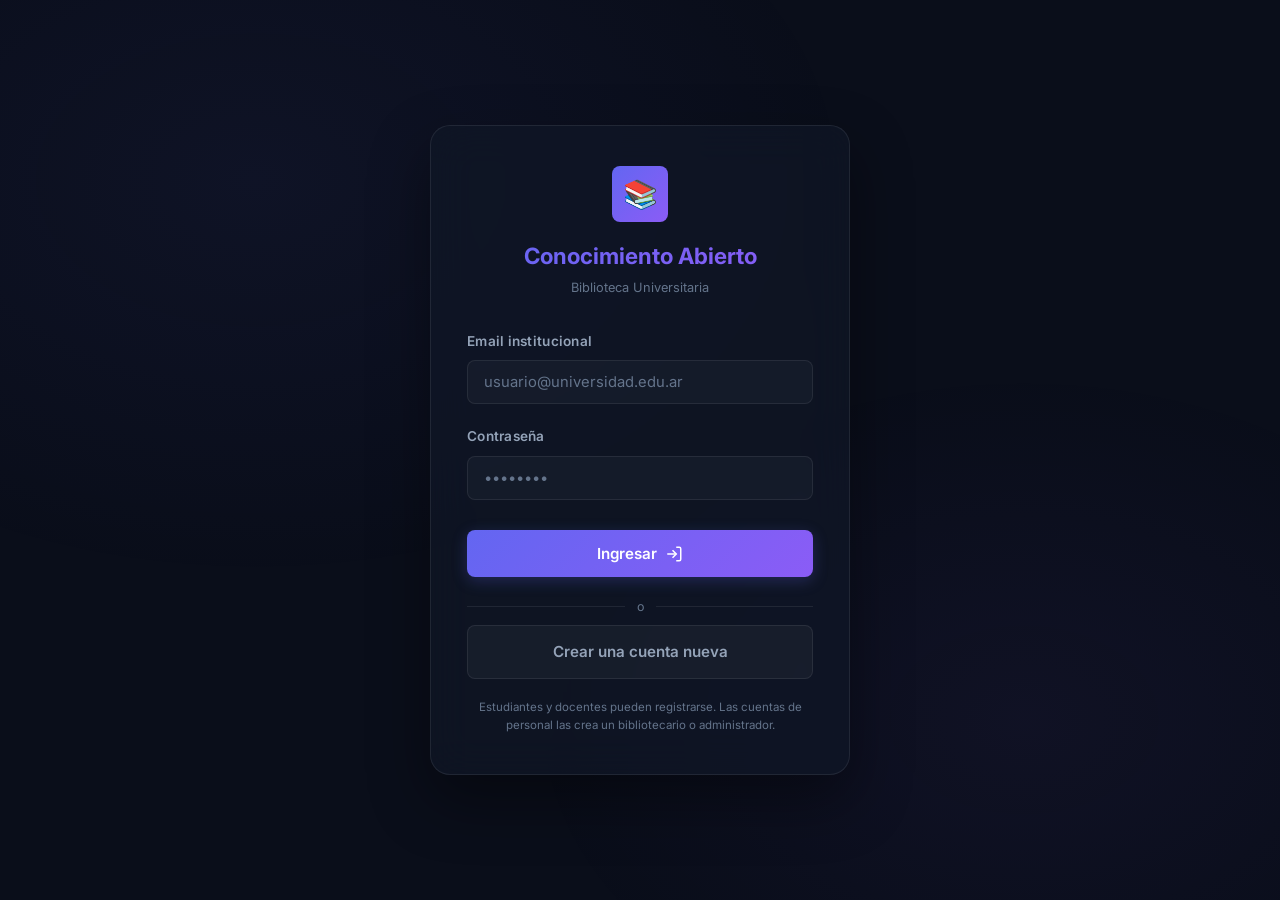
<file: frontend/usuarios.html>
<!DOCTYPE html>
<html lang="es">
<head>
    <meta charset="UTF-8">
    <meta name="viewport" content="width=device-width, initial-scale=1.0">
    <meta name="description" content="Gestión de usuarios — Conocimiento Abierto. Registrar nuevos usuarios y buscar por DNI o nombre.">
    <title>Usuarios — Conocimiento Abierto</title>
    <link rel="stylesheet" href="css/styles.css?v=20260616a">
</head>
<body>
    <div id="sidebar-container"></div>
    <div class="app-layout">
        <main class="main-content">
            <header class="page-header">
                <h2>Gestión de Usuarios</h2>
                <p>Registrar nuevos miembros o consultar usuarios existentes por DNI o nombre</p>
            </header>

            <div class="usuarios-layout">
                <!-- ── Formulario de Registro ─────────── -->
                <div class="form-panel" id="panel-registrar-usuario">
                    <h3 class="form-section-title">
                        <svg width="18" height="18" viewBox="0 0 24 24" fill="none" stroke="currentColor" stroke-width="2">
                            <path d="M16 21v-2a4 4 0 0 0-4-4H5a4 4 0 0 0-4 4v2"/>
                            <circle cx="8.5" cy="7" r="4"/>
                            <line x1="20" y1="8" x2="20" y2="14"/>
                            <line x1="23" y1="11" x2="17" y2="11"/>
                        </svg>
                        Registrar Nuevo Usuario
                    </h3>

                    <div class="form-row">
                        <div class="form-group">
                            <label class="form-label" for="input-nombre">Nombre</label>
                            <input type="text" class="form-input" id="input-nombre" placeholder="Ej: Juan" autocomplete="off">
                        </div>
                        <div class="form-group">
                            <label class="form-label" for="input-apellido">Apellido</label>
                            <input type="text" class="form-input" id="input-apellido" placeholder="Ej: García" autocomplete="off">
                        </div>
                    </div>

                    <div class="form-group">
                        <label class="form-label" for="input-dni">DNI</label>
                        <input type="text" class="form-input" id="input-dni" placeholder="Ej: 40123456" autocomplete="off">
                    </div>

                    <div class="form-group">
                        <label class="form-label" for="input-email">Email</label>
                        <input type="email" class="form-input" id="input-email" placeholder="Ej: juan@universidad.edu.ar" autocomplete="off">
                    </div>

                    <div class="form-group">
                        <label class="form-label" for="input-password">Contraseña</label>
                        <input type="password" class="form-input" id="input-password" placeholder="Mínimo 8 caracteres">
                    </div>

                    <div class="form-group">
                        <label class="form-label" for="input-rol">Rol</label>
                        <select class="form-input form-select" id="input-rol">
                            <option value="ESTUDIANTE">Estudiante</option>
                            <option value="DOCENTE">Docente</option>
                            <option value="BIBLIOTECARIO">Bibliotecario</option>
                            <option value="ADMINISTRADOR">Administrador</option>
                        </select>
                    </div>

                    <button class="btn btn-primary" id="btn-registrar" style="width:100%">
                        <svg width="18" height="18" viewBox="0 0 24 24" fill="none" stroke="currentColor" stroke-width="2">
                            <path d="M16 21v-2a4 4 0 0 0-4-4H5a4 4 0 0 0-4 4v2"/>
                            <circle cx="8.5" cy="7" r="4"/>
                            <line x1="20" y1="8" x2="20" y2="14"/>
                            <line x1="23" y1="11" x2="17" y2="11"/>
                        </svg>
                        Registrar Usuario
                    </button>
                </div>

                <!-- ── Buscar Usuario ────────────────── -->
                <div class="form-panel">
                    <h3 class="form-section-title">
                        <svg width="18" height="18" viewBox="0 0 24 24" fill="none" stroke="currentColor" stroke-width="2">
                            <circle cx="11" cy="11" r="8"/>
                            <line x1="21" y1="21" x2="16.65" y2="16.65"/>
                        </svg>
                        Buscar Usuario
                    </h3>

                    <div class="form-row">
                        <div class="form-group">
                            <label class="form-label" for="input-buscar-dni">Por DNI</label>
                            <input type="text" class="form-input" id="input-buscar-dni" placeholder="Ej: 45" autocomplete="off" inputmode="numeric">
                        </div>
                        <div class="form-group">
                            <label class="form-label" for="input-buscar-nombre">Por nombre o apellido</label>
                            <input type="text" class="form-input" id="input-buscar-nombre" placeholder="Ej: Alan" autocomplete="off">
                        </div>
                    </div>
                    <div class="form-hint">La búsqueda se ejecuta automáticamente al escribir. Podés combinar ambos campos.</div>
                    <div id="preview-usuario-busqueda"></div>
                </div>
            </div>
        </main>
    </div>

    <script src="js/sidebar.js?v=20260616a"></script>
    <script>renderSidebar('usuarios')</script>
    <script src="js/api.js?v=20260616a"></script>
    <script src="js/usuarios.js?v=20260616a"></script>
</body>
</html>
</file>
<file: frontend/css/styles.css>
/*
 * ═══════════════════════════════════════════════════════════════
 *  Conocimiento Abierto — Design System
 *  Dark-mode premium UI with glassmorphism and micro-animations
 * ═══════════════════════════════════════════════════════════════
 */

/* ── Google Font ─────────────────────────────────────────────── */
@import url('https://fonts.googleapis.com/css2?family=Inter:wght@400;500;600;700&display=swap');

/* ── CSS Custom Properties ───────────────────────────────────── */
:root {
    /* Backgrounds */
    --bg-primary: #0a0e1a;
    --bg-secondary: #111827;
    --bg-surface: rgba(255, 255, 255, 0.04);
    --bg-surface-hover: rgba(255, 255, 255, 0.07);
    --bg-glass: rgba(17, 24, 39, 0.7);

    /* Accent gradient */
    --accent-start: #6366f1;
    --accent-end: #8b5cf6;
    --accent-gradient: linear-gradient(135deg, var(--accent-start), var(--accent-end));
    --accent-glow: 0 0 20px rgba(99, 102, 241, 0.3);

    /* Text */
    --text-primary: #f1f5f9;
    --text-secondary: #94a3b8;
    --text-muted: #64748b;

    /* Borders */
    --border-subtle: rgba(255, 255, 255, 0.08);
    --border-hover: rgba(255, 255, 255, 0.15);
    --border-accent: rgba(99, 102, 241, 0.5);

    /* Semantic */
    --success: #10b981;
    --success-bg: rgba(16, 185, 129, 0.12);
    --warning: #f59e0b;
    --warning-bg: rgba(245, 158, 11, 0.12);
    --danger: #ef4444;
    --danger-bg: rgba(239, 68, 68, 0.12);
    --info: #3b82f6;
    --info-bg: rgba(59, 130, 246, 0.12);

    /* Spacing */
    --sidebar-width: 260px;
    --radius-sm: 8px;
    --radius-md: 12px;
    --radius-lg: 16px;
    --radius-xl: 20px;

    /* Transitions */
    --transition-fast: 150ms ease;
    --transition-base: 250ms ease;
    --transition-slow: 400ms cubic-bezier(0.4, 0, 0.2, 1);
}

/* ── Reset & Base ────────────────────────────────────────────── */
*,
*::before,
*::after {
    margin: 0;
    padding: 0;
    box-sizing: border-box;
}

html {
    font-size: 16px;
    -webkit-font-smoothing: antialiased;
    -moz-osx-font-smoothing: grayscale;
}

body {
    font-family: 'Inter', -apple-system, BlinkMacSystemFont, sans-serif;
    background-color: var(--bg-primary);
    color: var(--text-primary);
    line-height: 1.6;
    min-height: 100vh;
    overflow-x: hidden;
}

/* Subtle animated background pattern */
body::before {
    content: '';
    position: fixed;
    inset: 0;
    background:
        radial-gradient(ellipse 600px 400px at 20% 20%, rgba(99, 102, 241, 0.06), transparent),
        radial-gradient(ellipse 500px 350px at 80% 80%, rgba(139, 92, 246, 0.05), transparent);
    pointer-events: none;
    z-index: 0;
}

a {
    color: var(--accent-start);
    text-decoration: none;
    transition: color var(--transition-fast);
}
a:hover {
    color: var(--accent-end);
}

/* ── Layout ──────────────────────────────────────────────────── */
.app-layout {
    display: flex;
    min-height: 100vh;
    position: relative;
    z-index: 1;
}

/* ── Sidebar ─────────────────────────────────────────────────── */
.sidebar {
    width: var(--sidebar-width);
    height: 100vh;
    position: fixed;
    top: 0;
    left: 0;
    background: var(--bg-glass);
    backdrop-filter: blur(20px);
    -webkit-backdrop-filter: blur(20px);
    border-right: 1px solid var(--border-subtle);
    display: flex;
    flex-direction: column;
    padding: 24px 16px;
    z-index: 100;
    transition: transform var(--transition-slow);
}

.sidebar-brand {
    display: flex;
    align-items: center;
    gap: 12px;
    padding: 0 8px 24px;
    border-bottom: 1px solid var(--border-subtle);
    margin-bottom: 24px;
}

.sidebar-brand-icon {
    width: 40px;
    height: 40px;
    background: var(--accent-gradient);
    border-radius: var(--radius-sm);
    display: flex;
    align-items: center;
    justify-content: center;
    font-size: 20px;
    flex-shrink: 0;
}

.sidebar-brand h1 {
    font-size: 1rem;
    font-weight: 700;
    background: var(--accent-gradient);
    -webkit-background-clip: text;
    -webkit-text-fill-color: transparent;
    background-clip: text;
    line-height: 1.2;
}

.sidebar-brand span {
    display: block;
    font-size: 0.7rem;
    font-weight: 400;
    -webkit-text-fill-color: var(--text-muted);
    margin-top: 2px;
}

.sidebar-nav {
    display: flex;
    flex-direction: column;
    gap: 4px;
    flex: 1;
}

.sidebar-footer {
    margin-top: 16px;
    padding-top: 16px;
    border-top: 1px solid var(--border-subtle);
    display: flex;
    align-items: center;
    gap: 10px;
}

.sidebar-user {
    display: flex;
    align-items: center;
    gap: 10px;
    flex: 1;
    min-width: 0;
}

.sidebar-user-avatar {
    flex-shrink: 0;
    width: 36px;
    height: 36px;
    border-radius: 50%;
    background: var(--accent-gradient);
    color: white;
    display: flex;
    align-items: center;
    justify-content: center;
    font-weight: 600;
    font-size: 0.9rem;
}

.sidebar-user-info {
    display: flex;
    flex-direction: column;
    min-width: 0;
}

.sidebar-user-name {
    font-size: 0.85rem;
    font-weight: 600;
    color: var(--text-primary);
    white-space: nowrap;
    overflow: hidden;
    text-overflow: ellipsis;
}

.sidebar-user-role {
    font-size: 0.72rem;
    color: var(--text-muted);
    text-transform: capitalize;
}

.sidebar-logout {
    flex-shrink: 0;
    display: inline-flex;
    align-items: center;
    justify-content: center;
    width: 34px;
    height: 34px;
    border-radius: var(--radius-sm);
    background: transparent;
    border: 1px solid var(--border-subtle);
    color: var(--text-muted);
    cursor: pointer;
    transition: all var(--transition-fast);
}

.sidebar-logout:hover {
    color: var(--danger);
    border-color: var(--danger);
    background: var(--danger-bg);
}

.nav-link {
    display: flex;
    align-items: center;
    gap: 12px;
    padding: 12px 14px;
    border-radius: var(--radius-sm);
    color: var(--text-secondary);
    font-size: 0.875rem;
    font-weight: 500;
    transition: all var(--transition-base);
    position: relative;
    overflow: hidden;
}

.nav-link::before {
    content: '';
    position: absolute;
    left: 0;
    top: 50%;
    transform: translateY(-50%);
    width: 3px;
    height: 0;
    background: var(--accent-gradient);
    border-radius: 0 2px 2px 0;
    transition: height var(--transition-base);
}

.nav-link:hover {
    background: var(--bg-surface-hover);
    color: var(--text-primary);
}

.nav-link.active {
    background: rgba(99, 102, 241, 0.1);
    color: var(--text-primary);
}

.nav-link.active::before {
    height: 60%;
}

.nav-link svg {
    width: 20px;
    height: 20px;
    flex-shrink: 0;
    opacity: 0.7;
    transition: opacity var(--transition-fast);
}

.nav-link:hover svg,
.nav-link.active svg {
    opacity: 1;
}

/* ── Paginación ──────────────────────────────────────────────── */
.paginacion {
    display: flex;
    align-items: center;
    justify-content: center;
    gap: 16px;
    margin-top: 28px;
    flex-wrap: wrap;
}

.paginacion-info {
    font-size: 0.85rem;
    color: var(--text-secondary);
}

.paginacion .btn:disabled {
    opacity: 0.4;
    cursor: not-allowed;
}

/* ── Main Content ────────────────────────────────────────────── */
.main-content {
    margin-left: var(--sidebar-width);
    flex: 1;
    padding: 32px 40px;
    min-height: 100vh;
}

/* ── Page Header ─────────────────────────────────────────────── */
.page-header {
    margin-bottom: 32px;
}

.page-header h2 {
    font-size: 1.75rem;
    font-weight: 700;
    margin-bottom: 6px;
}

.page-header p {
    color: var(--text-secondary);
    font-size: 0.925rem;
}

/* ── Search Bar ──────────────────────────────────────────────── */
.search-container {
    position: relative;
    margin-bottom: 28px;
    max-width: 560px;
}

.search-container svg {
    position: absolute;
    left: 16px;
    top: 50%;
    transform: translateY(-50%);
    width: 20px;
    height: 20px;
    color: var(--text-muted);
    transition: color var(--transition-fast);
    pointer-events: none;
}

.search-input {
    width: 100%;
    padding: 14px 16px 14px 48px;
    background: var(--bg-surface);
    border: 1px solid var(--border-subtle);
    border-radius: var(--radius-md);
    color: var(--text-primary);
    font-family: inherit;
    font-size: 0.925rem;
    transition: all var(--transition-base);
    outline: none;
}

.search-input::placeholder {
    color: var(--text-muted);
}

.search-input:focus {
    border-color: var(--border-accent);
    background: rgba(255, 255, 255, 0.06);
    box-shadow: 0 0 0 3px rgba(99, 102, 241, 0.1);
}

.search-input:focus ~ svg {
    color: var(--accent-start);
}

/* ── Card Grid ───────────────────────────────────────────────── */
.card-grid {
    display: grid;
    grid-template-columns: repeat(auto-fill, minmax(320px, 1fr));
    gap: 20px;
}

/* ── Book Card ───────────────────────────────────────────────── */
.book-card {
    background: var(--bg-surface);
    border: 1px solid var(--border-subtle);
    border-radius: var(--radius-lg);
    padding: 24px;
    transition: all var(--transition-base);
    cursor: default;
    position: relative;
    overflow: hidden;
}

.book-card::before {
    content: '';
    position: absolute;
    top: 0;
    left: 0;
    right: 0;
    height: 3px;
    background: var(--accent-gradient);
    opacity: 0;
    transition: opacity var(--transition-base);
}

.book-card:hover {
    transform: translateY(-4px);
    border-color: var(--border-hover);
    box-shadow: 0 12px 40px rgba(0, 0, 0, 0.3);
}

.book-card:hover::before {
    opacity: 1;
}

.book-card-header {
    display: flex;
    justify-content: space-between;
    align-items: flex-start;
    gap: 12px;
    margin-bottom: 12px;
}

.book-title {
    font-size: 1.05rem;
    font-weight: 600;
    line-height: 1.35;
    flex: 1;
}

.book-card-actions {
    flex-shrink: 0;
    display: flex;
    gap: 6px;
}

.book-edit-btn,
.book-delete-btn {
    display: inline-flex;
    align-items: center;
    justify-content: center;
    width: 32px;
    height: 32px;
    border-radius: var(--radius-md);
    background: transparent;
    border: 1px solid var(--border-subtle);
    color: var(--text-muted);
    cursor: pointer;
    transition: all var(--transition-fast);
}

.book-edit-btn:hover {
    color: var(--accent-start);
    border-color: var(--accent-start);
    background: rgba(99, 102, 241, 0.08);
}

.book-delete-btn:hover {
    color: var(--danger);
    border-color: var(--danger);
    background: var(--danger-bg);
}

.book-author {
    font-size: 0.85rem;
    color: var(--text-secondary);
    margin-bottom: 16px;
}

.book-meta {
    display: flex;
    flex-wrap: wrap;
    gap: 8px;
    margin-bottom: 16px;
}

.meta-tag {
    display: inline-flex;
    align-items: center;
    gap: 4px;
    padding: 4px 10px;
    background: rgba(255, 255, 255, 0.04);
    border: 1px solid var(--border-subtle);
    border-radius: 100px;
    font-size: 0.75rem;
    color: var(--text-muted);
}

.book-footer {
    display: flex;
    justify-content: space-between;
    align-items: center;
    padding-top: 16px;
    border-top: 1px solid var(--border-subtle);
}

/* ── Badge ───────────────────────────────────────────────────── */
.badge {
    display: inline-flex;
    align-items: center;
    gap: 6px;
    padding: 6px 12px;
    border-radius: 100px;
    font-size: 0.78rem;
    font-weight: 600;
    letter-spacing: 0.02em;
}

.badge-success {
    background: var(--success-bg);
    color: var(--success);
    border: 1px solid rgba(16, 185, 129, 0.2);
}

.badge-danger {
    background: var(--danger-bg);
    color: var(--danger);
    border: 1px solid rgba(239, 68, 68, 0.2);
}

.badge-warning {
    background: var(--warning-bg);
    color: var(--warning);
    border: 1px solid rgba(245, 158, 11, 0.2);
}

.badge-info {
    background: var(--info-bg);
    color: var(--info);
    border: 1px solid rgba(59, 130, 246, 0.2);
}

/* Pulsing dot for live status */
.badge-dot {
    width: 7px;
    height: 7px;
    border-radius: 50%;
    background: currentColor;
    animation: pulse-dot 2s ease-in-out infinite;
}

@keyframes pulse-dot {
    0%, 100% { opacity: 1; transform: scale(1); }
    50% { opacity: 0.5; transform: scale(0.8); }
}

/* ── Forms ───────────────────────────────────────────────────── */
.form-panel {
    max-width: 600px;
    background: var(--bg-surface);
    border: 1px solid var(--border-subtle);
    border-radius: var(--radius-xl);
    padding: 32px;
    backdrop-filter: blur(12px);
    -webkit-backdrop-filter: blur(12px);
}

.form-group {
    margin-bottom: 22px;
}

.form-label {
    display: block;
    font-size: 0.85rem;
    font-weight: 600;
    color: var(--text-secondary);
    margin-bottom: 8px;
    letter-spacing: 0.02em;
}

.form-input {
    width: 100%;
    padding: 12px 16px;
    background: rgba(255, 255, 255, 0.03);
    border: 1px solid var(--border-subtle);
    border-radius: var(--radius-sm);
    color: var(--text-primary);
    font-family: inherit;
    font-size: 0.925rem;
    transition: all var(--transition-base);
    outline: none;
}

.form-input::placeholder {
    color: var(--text-muted);
}

.form-input:focus {
    border-color: var(--border-accent);
    background: rgba(255, 255, 255, 0.05);
    box-shadow: 0 0 0 3px rgba(99, 102, 241, 0.1);
}

.form-hint {
    font-size: 0.78rem;
    color: var(--text-muted);
    margin-top: 6px;
}

/* ── Preview Cards (inline feedback) ─────────────────────────── */
.preview-card {
    padding: 16px;
    background: rgba(255, 255, 255, 0.03);
    border: 1px solid var(--border-subtle);
    border-radius: var(--radius-md);
    margin-top: 10px;
    animation: fadeSlideIn 0.3s ease;
}

.preview-card.preview-success {
    border-color: rgba(16, 185, 129, 0.3);
    background: rgba(16, 185, 129, 0.05);
}

.preview-card.preview-error {
    border-color: rgba(239, 68, 68, 0.3);
    background: rgba(239, 68, 68, 0.05);
}

.preview-label {
    font-size: 0.75rem;
    color: var(--text-muted);
    text-transform: uppercase;
    letter-spacing: 0.05em;
    margin-bottom: 4px;
}

.preview-value {
    font-size: 0.95rem;
    font-weight: 500;
}

.preview-row {
    display: flex;
    justify-content: space-between;
    align-items: center;
    margin-bottom: 6px;
}

.preview-row:last-child {
    margin-bottom: 0;
}

/* ── Buttons ─────────────────────────────────────────────────── */
.btn {
    display: inline-flex;
    align-items: center;
    justify-content: center;
    gap: 8px;
    padding: 12px 24px;
    border: none;
    border-radius: var(--radius-sm);
    font-family: inherit;
    font-size: 0.9rem;
    font-weight: 600;
    cursor: pointer;
    transition: all var(--transition-base);
    outline: none;
    position: relative;
    overflow: hidden;
}

.btn-primary {
    background: var(--accent-gradient);
    color: white;
    box-shadow: 0 4px 15px rgba(99, 102, 241, 0.25);
}

.btn-primary:hover {
    transform: translateY(-1px) scale(1.02);
    box-shadow: var(--accent-glow), 0 6px 20px rgba(99, 102, 241, 0.35);
}

.btn-primary:active {
    transform: translateY(0) scale(0.99);
}

.btn-primary:disabled {
    opacity: 0.5;
    cursor: not-allowed;
    transform: none;
    box-shadow: none;
}

.btn-danger {
    background: var(--danger);
    color: white;
    box-shadow: 0 4px 15px rgba(239, 68, 68, 0.25);
}

.btn-danger:hover {
    transform: translateY(-1px) scale(1.02);
    box-shadow: 0 6px 20px rgba(239, 68, 68, 0.4);
}

.btn-danger:active {
    transform: translateY(0) scale(0.99);
}

.btn-danger:disabled {
    opacity: 0.5;
    cursor: not-allowed;
    transform: none;
    box-shadow: none;
}

.btn-secondary {
    background: var(--bg-surface);
    color: var(--text-secondary);
    border: 1px solid var(--border-subtle);
}

.btn-secondary:hover {
    background: var(--bg-surface-hover);
    color: var(--text-primary);
    border-color: var(--border-hover);
}

/* Shimmer effect on hover */
.btn-primary::after {
    content: '';
    position: absolute;
    top: 0;
    left: -100%;
    width: 100%;
    height: 100%;
    background: linear-gradient(
        90deg,
        transparent,
        rgba(255, 255, 255, 0.15),
        transparent
    );
    transition: left 0.5s ease;
}

.btn-primary:hover::after {
    left: 100%;
}

/* ── Loading Spinner ─────────────────────────────────────────── */
.spinner {
    width: 18px;
    height: 18px;
    border: 2px solid rgba(255, 255, 255, 0.2);
    border-top-color: white;
    border-radius: 50%;
    animation: spin 0.7s linear infinite;
}

@keyframes spin {
    to { transform: rotate(360deg); }
}

/* ── Toast Notifications ─────────────────────────────────────── */
.toast-container {
    position: fixed;
    top: 24px;
    right: 24px;
    z-index: 9999;
    display: flex;
    flex-direction: column;
    gap: 10px;
    pointer-events: none;
}

.toast {
    display: flex;
    align-items: flex-start;
    gap: 12px;
    padding: 16px 20px;
    background: var(--bg-secondary);
    border: 1px solid var(--border-subtle);
    border-radius: var(--radius-md);
    backdrop-filter: blur(16px);
    -webkit-backdrop-filter: blur(16px);
    box-shadow: 0 10px 40px rgba(0, 0, 0, 0.4);
    min-width: 320px;
    max-width: 440px;
    pointer-events: all;
    animation: toastSlideIn 0.4s cubic-bezier(0.16, 1, 0.3, 1);
    position: relative;
    overflow: hidden;
}

.toast::before {
    content: '';
    position: absolute;
    left: 0;
    top: 0;
    bottom: 0;
    width: 4px;
}

.toast-success::before { background: var(--success); }
.toast-error::before { background: var(--danger); }
.toast-warning::before { background: var(--warning); }
.toast-info::before { background: var(--info); }

.toast-icon {
    width: 22px;
    height: 22px;
    flex-shrink: 0;
    margin-top: 1px;
}

.toast-success .toast-icon { color: var(--success); }
.toast-error .toast-icon { color: var(--danger); }
.toast-warning .toast-icon { color: var(--warning); }
.toast-info .toast-icon { color: var(--info); }

.toast-body {
    flex: 1;
}

.toast-title {
    font-size: 0.875rem;
    font-weight: 600;
    margin-bottom: 2px;
}

.toast-message {
    font-size: 0.8rem;
    color: var(--text-secondary);
    line-height: 1.5;
}

.toast-close {
    background: none;
    border: none;
    color: var(--text-muted);
    cursor: pointer;
    padding: 4px;
    border-radius: 4px;
    transition: all var(--transition-fast);
    flex-shrink: 0;
}

.toast-close:hover {
    color: var(--text-primary);
    background: var(--bg-surface-hover);
}

.toast.toast-exit {
    animation: toastSlideOut 0.3s ease forwards;
}

@keyframes toastSlideIn {
    from {
        opacity: 0;
        transform: translateX(100%) scale(0.95);
    }
    to {
        opacity: 1;
        transform: translateX(0) scale(1);
    }
}

@keyframes toastSlideOut {
    to {
        opacity: 0;
        transform: translateX(100%) scale(0.95);
    }
}

/* ── Modal ───────────────────────────────────────────────────── */
.modal-overlay {
    position: fixed;
    inset: 0;
    background: rgba(0, 0, 0, 0.6);
    backdrop-filter: blur(8px);
    -webkit-backdrop-filter: blur(8px);
    display: flex;
    align-items: center;
    justify-content: center;
    z-index: 10000;
    opacity: 0;
    visibility: hidden;
    transition: all var(--transition-base);
}

.modal-overlay.active {
    opacity: 1;
    visibility: visible;
}

.modal {
    background: var(--bg-secondary);
    border: 1px solid var(--border-subtle);
    border-radius: var(--radius-xl);
    padding: 32px;
    width: 90%;
    max-width: 500px;
    transform: scale(0.9) translateY(20px);
    transition: transform var(--transition-slow);
    box-shadow: 0 25px 60px rgba(0, 0, 0, 0.5);
    position: relative;
    overflow: hidden;
}

.modal-overlay.active .modal {
    transform: scale(1) translateY(0);
}

.modal::before {
    content: '';
    position: absolute;
    top: 0;
    left: 0;
    right: 0;
    height: 4px;
}

.modal-warning::before {
    background: linear-gradient(90deg, var(--warning), var(--danger));
}

.modal-success::before {
    background: linear-gradient(90deg, var(--success), #34d399);
}

.modal-header {
    display: flex;
    align-items: center;
    gap: 14px;
    margin-bottom: 20px;
}

.modal-header-icon {
    width: 48px;
    height: 48px;
    border-radius: var(--radius-md);
    display: flex;
    align-items: center;
    justify-content: center;
    flex-shrink: 0;
}

.modal-warning .modal-header-icon {
    background: var(--warning-bg);
    color: var(--warning);
}

.modal-header h3 {
    font-size: 1.15rem;
    font-weight: 700;
}

.modal-header p {
    font-size: 0.82rem;
    color: var(--text-secondary);
    margin-top: 2px;
}

.modal-body {
    margin-bottom: 24px;
}

.modal-detail-grid {
    display: grid;
    grid-template-columns: 1fr 1fr;
    gap: 12px;
}

.modal-detail {
    padding: 14px;
    background: var(--bg-surface);
    border-radius: var(--radius-sm);
    border: 1px solid var(--border-subtle);
}

.modal-detail-label {
    font-size: 0.72rem;
    color: var(--text-muted);
    text-transform: uppercase;
    letter-spacing: 0.06em;
    margin-bottom: 4px;
}

.modal-detail-value {
    font-size: 1.05rem;
    font-weight: 600;
}

.modal-detail-value.text-danger { color: var(--danger); }
.modal-detail-value.text-warning { color: var(--warning); }
.modal-detail-value.text-success { color: var(--success); }

.modal-footer {
    display: flex;
    justify-content: flex-end;
    gap: 10px;
}

/* ── Empty State ─────────────────────────────────────────────── */
.empty-state {
    text-align: center;
    padding: 60px 20px;
    color: var(--text-muted);
}

.empty-state-icon {
    font-size: 3rem;
    margin-bottom: 16px;
    opacity: 0.4;
}

.empty-state h3 {
    font-size: 1.15rem;
    font-weight: 600;
    color: var(--text-secondary);
    margin-bottom: 6px;
}

.empty-state p {
    font-size: 0.88rem;
}

/* ── Stats Row ───────────────────────────────────────────────── */
.stats-row {
    display: grid;
    grid-template-columns: repeat(auto-fit, minmax(180px, 1fr));
    gap: 16px;
    margin-bottom: 28px;
}

.stat-card {
    padding: 20px;
    background: var(--bg-surface);
    border: 1px solid var(--border-subtle);
    border-radius: var(--radius-md);
    text-align: center;
    transition: all var(--transition-base);
}

.stat-card:hover {
    border-color: var(--border-hover);
    transform: translateY(-2px);
}

.stat-value {
    font-size: 1.8rem;
    font-weight: 700;
    background: var(--accent-gradient);
    -webkit-background-clip: text;
    -webkit-text-fill-color: transparent;
    background-clip: text;
}

.stat-label {
    font-size: 0.78rem;
    color: var(--text-muted);
    text-transform: uppercase;
    letter-spacing: 0.05em;
    margin-top: 4px;
}

/* ── Skeleton Loading ────────────────────────────────────────── */
.skeleton {
    background: linear-gradient(
        90deg,
        var(--bg-surface) 25%,
        rgba(255, 255, 255, 0.06) 50%,
        var(--bg-surface) 75%
    );
    background-size: 200% 100%;
    animation: shimmer 1.5s infinite;
    border-radius: var(--radius-sm);
}

.skeleton-card {
    height: 220px;
    border-radius: var(--radius-lg);
}

@keyframes shimmer {
    0% { background-position: 200% 0; }
    100% { background-position: -200% 0; }
}

/* ── Utility Animations ──────────────────────────────────────── */
@keyframes fadeSlideIn {
    from {
        opacity: 0;
        transform: translateY(10px);
    }
    to {
        opacity: 1;
        transform: translateY(0);
    }
}

.fade-in {
    animation: fadeSlideIn 0.4s ease;
}

/* ── Responsive ──────────────────────────────────────────────── */
@media (max-width: 768px) {
    .sidebar {
        transform: translateX(-100%);
        width: 280px;
    }

    .sidebar.open {
        transform: translateX(0);
    }

    .main-content {
        margin-left: 0;
        padding: 20px 16px;
    }

    .card-grid {
        grid-template-columns: 1fr;
    }

    .modal-detail-grid {
        grid-template-columns: 1fr;
    }

    .stats-row {
        grid-template-columns: 1fr 1fr;
    }

    .mobile-menu-btn {
        display: flex;
    }
}

.mobile-menu-btn {
    display: none;
    position: fixed;
    bottom: 20px;
    right: 20px;
    z-index: 101;
    width: 50px;
    height: 50px;
    border-radius: 50%;
    background: var(--accent-gradient);
    border: none;
    color: white;
    font-size: 24px;
    cursor: pointer;
    box-shadow: var(--accent-glow);
    align-items: center;
    justify-content: center;
}

/* ── Page Header Row (catálogo con botón) ────────────────────── */
.page-header-row {
    display: flex;
    align-items: flex-start;
    justify-content: space-between;
    gap: 16px;
    flex-wrap: wrap;
}

/* ── Form Row (dos columnas) ─────────────────────────────────── */
.form-row {
    display: grid;
    grid-template-columns: 1fr 1fr;
    gap: 16px;
}

@media (max-width: 560px) {
    .form-row { grid-template-columns: 1fr; }
}

/* ── Form Select ─────────────────────────────────────────────── */
.form-select {
    appearance: none;
    -webkit-appearance: none;
    background-image: url("data:image/svg+xml,%3Csvg xmlns='http://www.w3.org/2000/svg' width='16' height='16' viewBox='0 0 24 24' fill='none' stroke='%2364748b' stroke-width='2'%3E%3Cpolyline points='6 9 12 15 18 9'/%3E%3C/svg%3E");
    background-repeat: no-repeat;
    background-position: right 12px center;
    padding-right: 40px;
    cursor: pointer;
}

.form-select option {
    background: var(--bg-secondary);
    color: var(--text-primary);
}

/* ── Form Section Title ──────────────────────────────────────── */
.form-section-title {
    display: flex;
    align-items: center;
    gap: 8px;
    font-size: 1rem;
    font-weight: 600;
    margin-bottom: 24px;
    padding-bottom: 16px;
    border-bottom: 1px solid var(--border-subtle);
    color: var(--text-primary);
}

/* ── Usuarios Layout (dos paneles) ───────────────────────────── */
.usuarios-layout {
    display: grid;
    grid-template-columns: 1fr 1fr;
    gap: 24px;
    align-items: start;
}

@media (max-width: 900px) {
    .usuarios-layout { grid-template-columns: 1fr; }
}

/* ── Dashboard ───────────────────────────────────────────────── */
.dashboard-stats {
    grid-template-columns: repeat(4, 1fr);
}

@media (max-width: 900px) {
    .dashboard-stats { grid-template-columns: repeat(2, 1fr); }
}

.stat-card-accent .stat-value  { background: var(--accent-gradient); -webkit-background-clip: text; -webkit-text-fill-color: transparent; background-clip: text; }
.stat-card-success .stat-value { -webkit-text-fill-color: var(--success); }
.stat-card-warning .stat-value { -webkit-text-fill-color: var(--warning); }
.stat-card-info .stat-value    { -webkit-text-fill-color: var(--info); }
.stat-card-danger .stat-value  { -webkit-text-fill-color: var(--danger); }

.stat-icon {
    font-size: 1.4rem;
    margin-bottom: 8px;
    opacity: 0.7;
}

.dashboard-section {
    margin-top: 36px;
}

.section-title {
    font-size: 1rem;
    font-weight: 600;
    color: var(--text-secondary);
    margin-bottom: 16px;
    text-transform: uppercase;
    letter-spacing: 0.05em;
    font-size: 0.8rem;
}

/* Quick Actions */
.quick-actions {
    display: grid;
    grid-template-columns: repeat(auto-fill, minmax(280px, 1fr));
    gap: 14px;
}

.quick-action-card {
    display: flex;
    align-items: center;
    gap: 16px;
    padding: 18px 20px;
    background: var(--bg-surface);
    border: 1px solid var(--border-subtle);
    border-radius: var(--radius-md);
    color: var(--text-primary);
    text-decoration: none;
    transition: all var(--transition-base);
}

.quick-action-card:hover {
    background: var(--bg-surface-hover);
    border-color: var(--border-hover);
    transform: translateY(-2px);
    color: var(--text-primary);
}

.quick-action-icon {
    width: 52px;
    height: 52px;
    border-radius: var(--radius-md);
    display: flex;
    align-items: center;
    justify-content: center;
    flex-shrink: 0;
}

.quick-action-text {
    flex: 1;
    display: flex;
    flex-direction: column;
    gap: 3px;
}

.quick-action-text strong {
    font-size: 0.9rem;
    font-weight: 600;
}

.quick-action-text span {
    font-size: 0.78rem;
    color: var(--text-muted);
}

.quick-action-arrow {
    color: var(--text-muted);
    flex-shrink: 0;
    transition: transform var(--transition-fast);
}

.quick-action-card:hover .quick-action-arrow {
    transform: translateX(3px);
    color: var(--text-secondary);
}

/* Catalog bar */
.catalog-bar-container {
    background: var(--bg-surface);
    border: 1px solid var(--border-subtle);
    border-radius: var(--radius-md);
    padding: 20px 24px;
    display: flex;
    flex-direction: column;
    gap: 10px;
    max-width: 560px;
}

.catalog-bar-label {
    display: flex;
    justify-content: space-between;
    font-size: 0.8rem;
    color: var(--text-secondary);
    font-weight: 500;
}

.catalog-bar-track {
    height: 8px;
    background: rgba(255,255,255,0.06);
    border-radius: 100px;
    overflow: hidden;
}

.catalog-bar-fill {
    height: 100%;
    border-radius: 100px;
    transition: width 0.8s cubic-bezier(0.4, 0, 0.2, 1);
}

.bar-success { background: linear-gradient(90deg, var(--success), #34d399); }
.bar-warning { background: linear-gradient(90deg, var(--warning), #fbbf24); }

/* ── Login ───────────────────────────────────────────────────── */
.login-body {
    display: flex;
    align-items: center;
    justify-content: center;
    min-height: 100vh;
    padding: 24px;
}

.login-container {
    width: 100%;
    max-width: 420px;
}

.login-card {
    background: var(--bg-glass);
    border: 1px solid var(--border-subtle);
    border-radius: var(--radius-xl);
    padding: 40px 36px;
    backdrop-filter: blur(20px);
    -webkit-backdrop-filter: blur(20px);
    box-shadow: 0 25px 60px rgba(0,0,0,0.4);
}

.login-brand {
    text-align: center;
    margin-bottom: 32px;
}

.login-title {
    font-size: 1.4rem;
    font-weight: 700;
    background: var(--accent-gradient);
    -webkit-background-clip: text;
    -webkit-text-fill-color: transparent;
    background-clip: text;
    margin-bottom: 4px;
}

.login-subtitle {
    font-size: 0.8rem;
    color: var(--text-muted);
}

.login-btn {
    width: 100%;
    margin-top: 8px;
    padding: 14px;
    font-size: 0.95rem;
}

.login-note {
    text-align: center;
    font-size: 0.72rem;
    color: var(--text-muted);
    margin-top: 20px;
    line-height: 1.5;
}

.login-divider {
    display: flex;
    align-items: center;
    text-align: center;
    color: var(--text-muted);
    font-size: 0.78rem;
    margin: 20px 0 4px;
    gap: 12px;
}

.login-divider::before,
.login-divider::after {
    content: "";
    flex: 1;
    height: 1px;
    background: var(--border-subtle);
}

a.login-btn {
    display: flex;
    align-items: center;
    justify-content: center;
    text-decoration: none;
}

/* ── 404 ─────────────────────────────────────────────────────── */
.error-body {
    display: flex;
    align-items: center;
    justify-content: center;
    min-height: 100vh;
    padding: 24px;
}

.error-container {
    text-align: center;
    max-width: 480px;
}

.error-code {
    font-size: 8rem;
    font-weight: 800;
    line-height: 1;
    background: var(--accent-gradient);
    -webkit-background-clip: text;
    -webkit-text-fill-color: transparent;
    background-clip: text;
    margin-bottom: 8px;
    animation: fadeSlideIn 0.6s ease;
}

.error-icon {
    font-size: 3.5rem;
    margin-bottom: 16px;
    animation: fadeSlideIn 0.6s ease 0.1s both;
}

.error-title {
    font-size: 1.5rem;
    font-weight: 700;
    margin-bottom: 10px;
    animation: fadeSlideIn 0.6s ease 0.2s both;
}

.error-message {
    color: var(--text-secondary);
    font-size: 0.9rem;
    margin-bottom: 28px;
    line-height: 1.6;
    animation: fadeSlideIn 0.6s ease 0.3s both;
}

.error-container .btn {
    animation: fadeSlideIn 0.6s ease 0.4s both;
}

/* ── Scrollbar ───────────────────────────────────────────────── */
::-webkit-scrollbar {
    width: 8px;
}

::-webkit-scrollbar-track {
    background: transparent;
}

::-webkit-scrollbar-thumb {
    background: rgba(255, 255, 255, 0.1);
    border-radius: 4px;
}

::-webkit-scrollbar-thumb:hover {
    background: rgba(255, 255, 255, 0.18);
}
</file>
